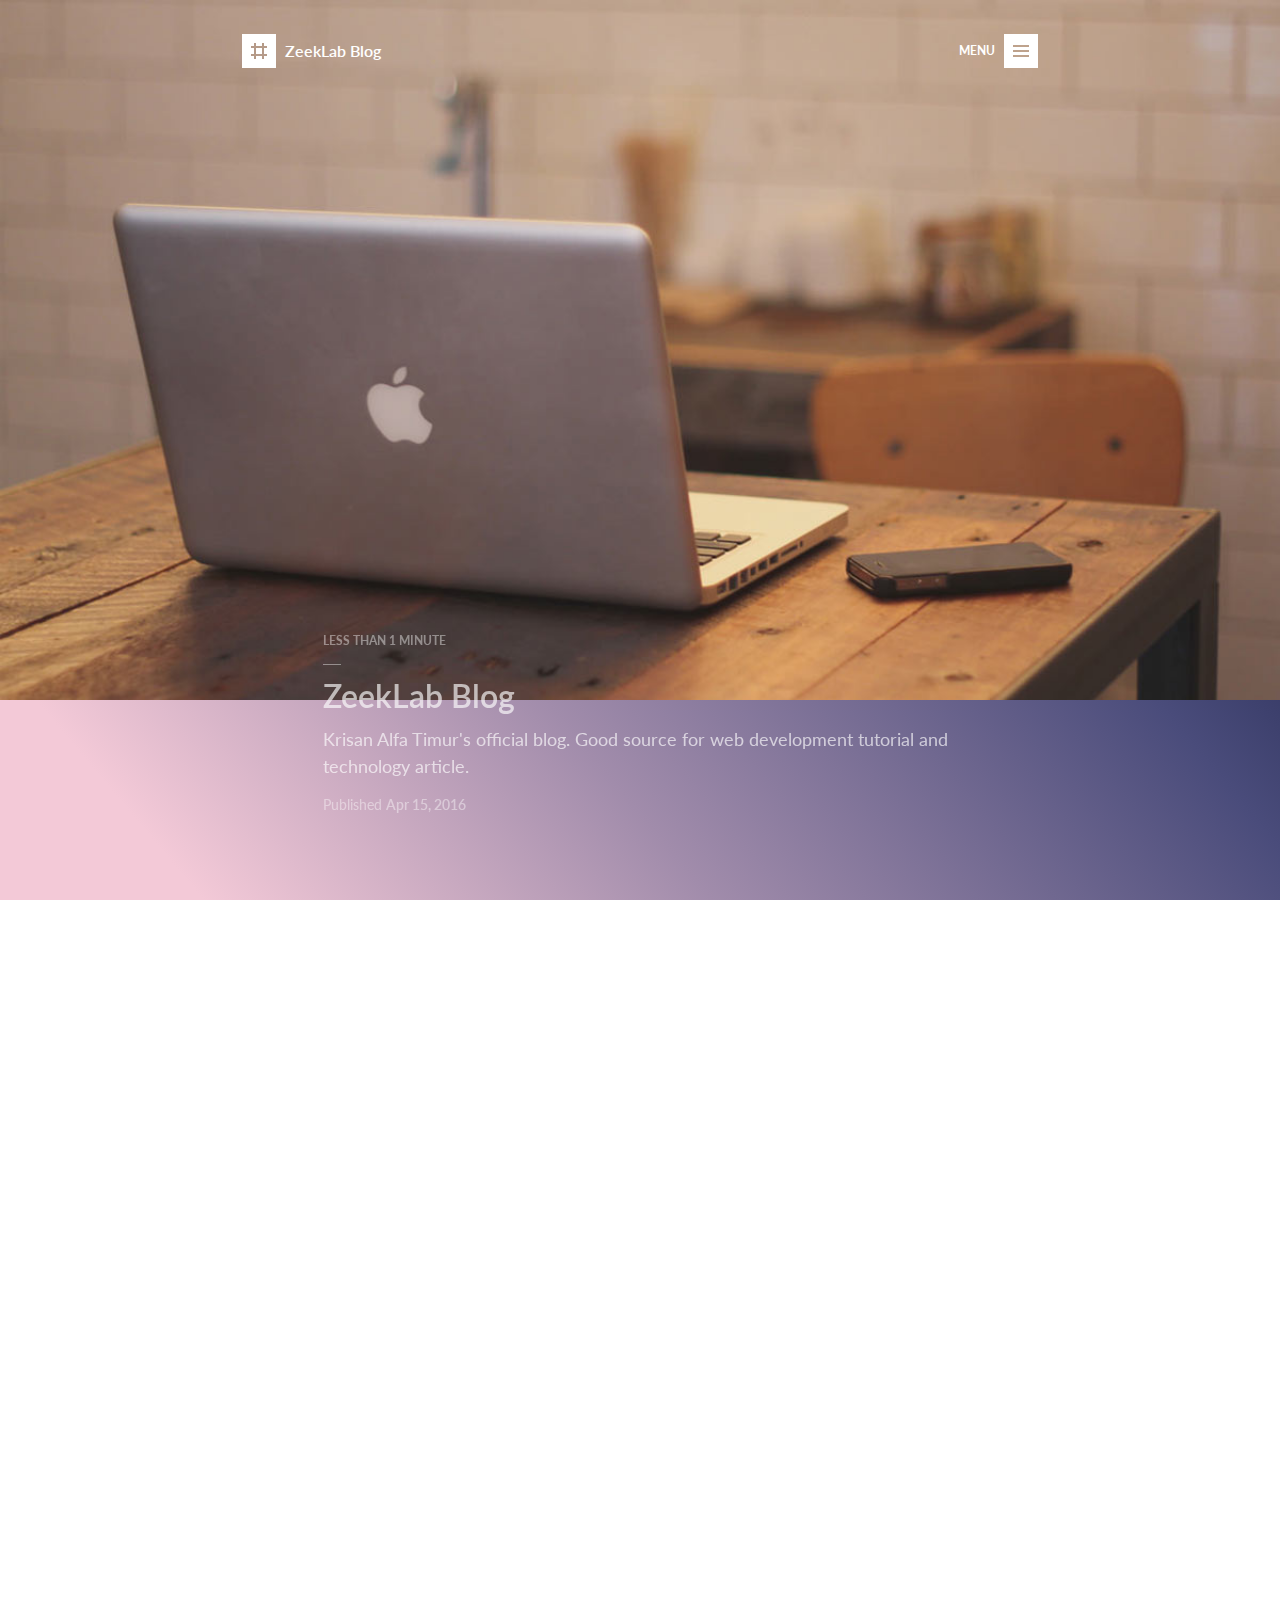
<file: index.html>
<!DOCTYPE html> <html> <head> <title>ZeekLab Blog</title> <meta charset="utf-8" /> <meta http-equiv="X-UA-Compatible" content="IE=edge"> <meta name="viewport" content="width=device-width, initial-scale=1" /> <meta name="description" content="Good source for web development tutorial and technology article." /> <meta property="og:type" content="article" /> <meta property="og:site_name" content="ZeekLab" /> <meta property="og:title" content="ZeekLab Blog" /> <meta property="og:description" content="Good source for web development tutorial and technology article." /> <meta property="og:url" content="http://localhost:4000/" /> <meta property="og:image" content="http://localhost:4000/images/header-1.jpg" /> <meta name="twitter:card" content="summary" /> <meta name="twitter:title" content="ZeekLab Blog" /> <meta name="twitter:description" content="Good source for web development tutorial and technology article." /> <meta name="twitter:url" content="http://localhost:4000/" /> <meta name="twitter:image" content="http://localhost:4000/images/header-1.jpg" /> <meta name="twitter:site" content="@krisanalfa" /> <link rel="alternate" href="/feed.xml" type="application/rss+xml" title="ZeekLab Blog" /> <link rel="canonical" href="/" /> <link type="text/css" rel="stylesheet" href="/assets/styles.css"> <!--[if lt IE 9]> <script src="https://html5shiv.googlecode.com/svn/trunk/html5.js"></script> <![endif]--> <script> (function(i,s,o,g,r,a,m){i['GoogleAnalyticsObject']=r;i[r]=i[r]||function(){ (i[r].q=i[r].q||[]).push(arguments)},i[r].l=1*new Date();a=s.createElement(o), m=s.getElementsByTagName(o)[0];a.async=1;a.src=g;m.parentNode.insertBefore(a,m) })(window,document,'script','//www.google-analytics.com/analytics.js','ga'); ga('create', 'UA-78621838-1', 'auto'); ga('send', 'pageview'); </script> </head> <body> <header class="animated fadeInDownBig"> <a href="/" title="Back to Homepage" class="logo">ZeekLab Blog</a> <button class="toggle">Menu</button> <nav> <ul> <li><a href="/" title="Home">Home</a></li> <li><a href="/2017/01/20/vue-js-compared-to-angular-2.html" title="Vue.js Compared to Angular 2">Vue.js Compared to Angular 2</a></li> <li><a href="/2017/05/16/debugging-laravel-application-in-visual-studio-code.html" title="Debugging Laravel Application in Visual Studio Code">Debugging Laravel Application in Visual Studio Code</a></li> </ul> </nav> </header> <section class="content"> <article> <header class="gradient-1" data-animation="fadeInDownBig"> <div class="overlay" style="background-image: url(/images/header-1.jpg);" data-parallax="9"> </div> <div class="excerpt"> <span class="title">less than 1 minute</span> <h1>ZeekLab Blog</h1> <p>Krisan Alfa Timur's official blog. Good source for web development tutorial and technology article.</p> <span class="meta">Published <b>Apr 15, 2016</b></span> </div> </header> <div class="body" data-animation="fadeInUp"> <div class="summary"> <h2><a href="/2017/05/16/debugging-laravel-application-in-visual-studio-code.html" title="Debugging Laravel Application in Visual Studio Code">Debugging Laravel Application in Visual Studio Code</a></h2> <p>Ever feel that you suck a lot when debugging a bug? QA knows something wrong but Developer doesn’t know where to fix it, especially if the Developer is using PHP. If you use Laravel, you may use <code class="highlighter-rouge">dd</code> here and there, well that’s not quite good. We know that other language like Java or C# is slightly easier to debug, like come on we can set a breakpoint anywhere and do a step back or step forward. This is where Visual Studio Code comes in. With an external plugin and little adjusment to your environment, we can debugging our PHP Application (in this case, Laravel Application), say goodbye to <code class="highlighter-rouge">dd</code>! <a href="/2017/05/16/debugging-laravel-application-in-visual-studio-code.html" title="Read More" class="more">Read More</a></p> </div> <div class="summary"> <h2><a href="/2017/01/20/vue-js-compared-to-angular-2.html" title="Vue.js Compared to Angular 2">Vue.js Compared to Angular 2</a></h2> <p>You already know that Vue.js is one of the top JavaScript frameworks and it is replacing Angular 2 and React in many cases. This brings in the topic of this blog 'How Vue.js compared to Angular 2?' <a href="/2017/01/20/vue-js-compared-to-angular-2.html" title="Read More" class="more">Read More</a></p> </div> <div class="summary"> <h2><a href="/2016/08/29/benchmarking-optimized-laravel-vs-unoptimized-laravel.html" title="Benchmarking Optimized Laravel vs Unoptimized Laravel">Benchmarking Optimized Laravel vs Unoptimized Laravel</a></h2> <p>In this post, I'll share about how to benchmark your Laravel-based application and plot their result into a graph image. <a href="/2016/08/29/benchmarking-optimized-laravel-vs-unoptimized-laravel.html" title="Read More" class="more">Read More</a></p> </div> <div class="summary"> <h2><a href="/2016/08/26/optimizing-your-laravel-application.html" title="Optimizing Your Laravel Application">Optimizing Your Laravel Application</a></h2> <p>Here's what you can do to optimize your Laravel based application on production. <a href="/2016/08/26/optimizing-your-laravel-application.html" title="Read More" class="more">Read More</a></p> </div> <div class="summary"> <h2><a href="/2016/08/22/shared-cache-between-laravel-and-node-js-using-redis.html" title="Shared Cache Between Laravel and node.js Using Redis">Shared Cache Between Laravel and node.js Using Redis</a></h2> <p>Cache Sharing Between Laravel and node.js Using Redis <a href="/2016/08/22/shared-cache-between-laravel-and-node-js-using-redis.html" title="Read More" class="more">Read More</a></p> </div> <div class="summary"> <h2><a href="/2016/08/11/debugging-happily-in-yii2.html" title="Debugging Happily in Yii2">Debugging Happily in Yii2</a></h2> <p>Variable Dumping in Yii2 has never been so easy until you read this <a href="/2016/08/11/debugging-happily-in-yii2.html" title="Read More" class="more">Read More</a></p> </div> <div class="summary"> <h2><a href="/2016/06/01/funny-developer-comments.html" title="Funny Developer Comments">Funny Developer Comments</a></h2> <p>Here is a collection of funny source code comments, provided by developers all over the world. Take a look at it, it could definitely make your day. <a href="/2016/06/01/funny-developer-comments.html" title="Read More" class="more">Read More</a></p> </div> </div> <footer> </footer> </article> </section> <footer data-animation="fadeInUp"> <div class="copyright"> <b>Copyright 2016 Krisan Alfa Timur.</b> All Rights Reserved. <a href="mailto:krisan47@gmail.com" title="Send E-Mail">Contact</a> <a href="/feed.xml" title="Subscribe to Feed">RSS</a> </div> </footer> <script type="text/javascript" src="/assets/scripts.js"></script> </body> </html>
</file>
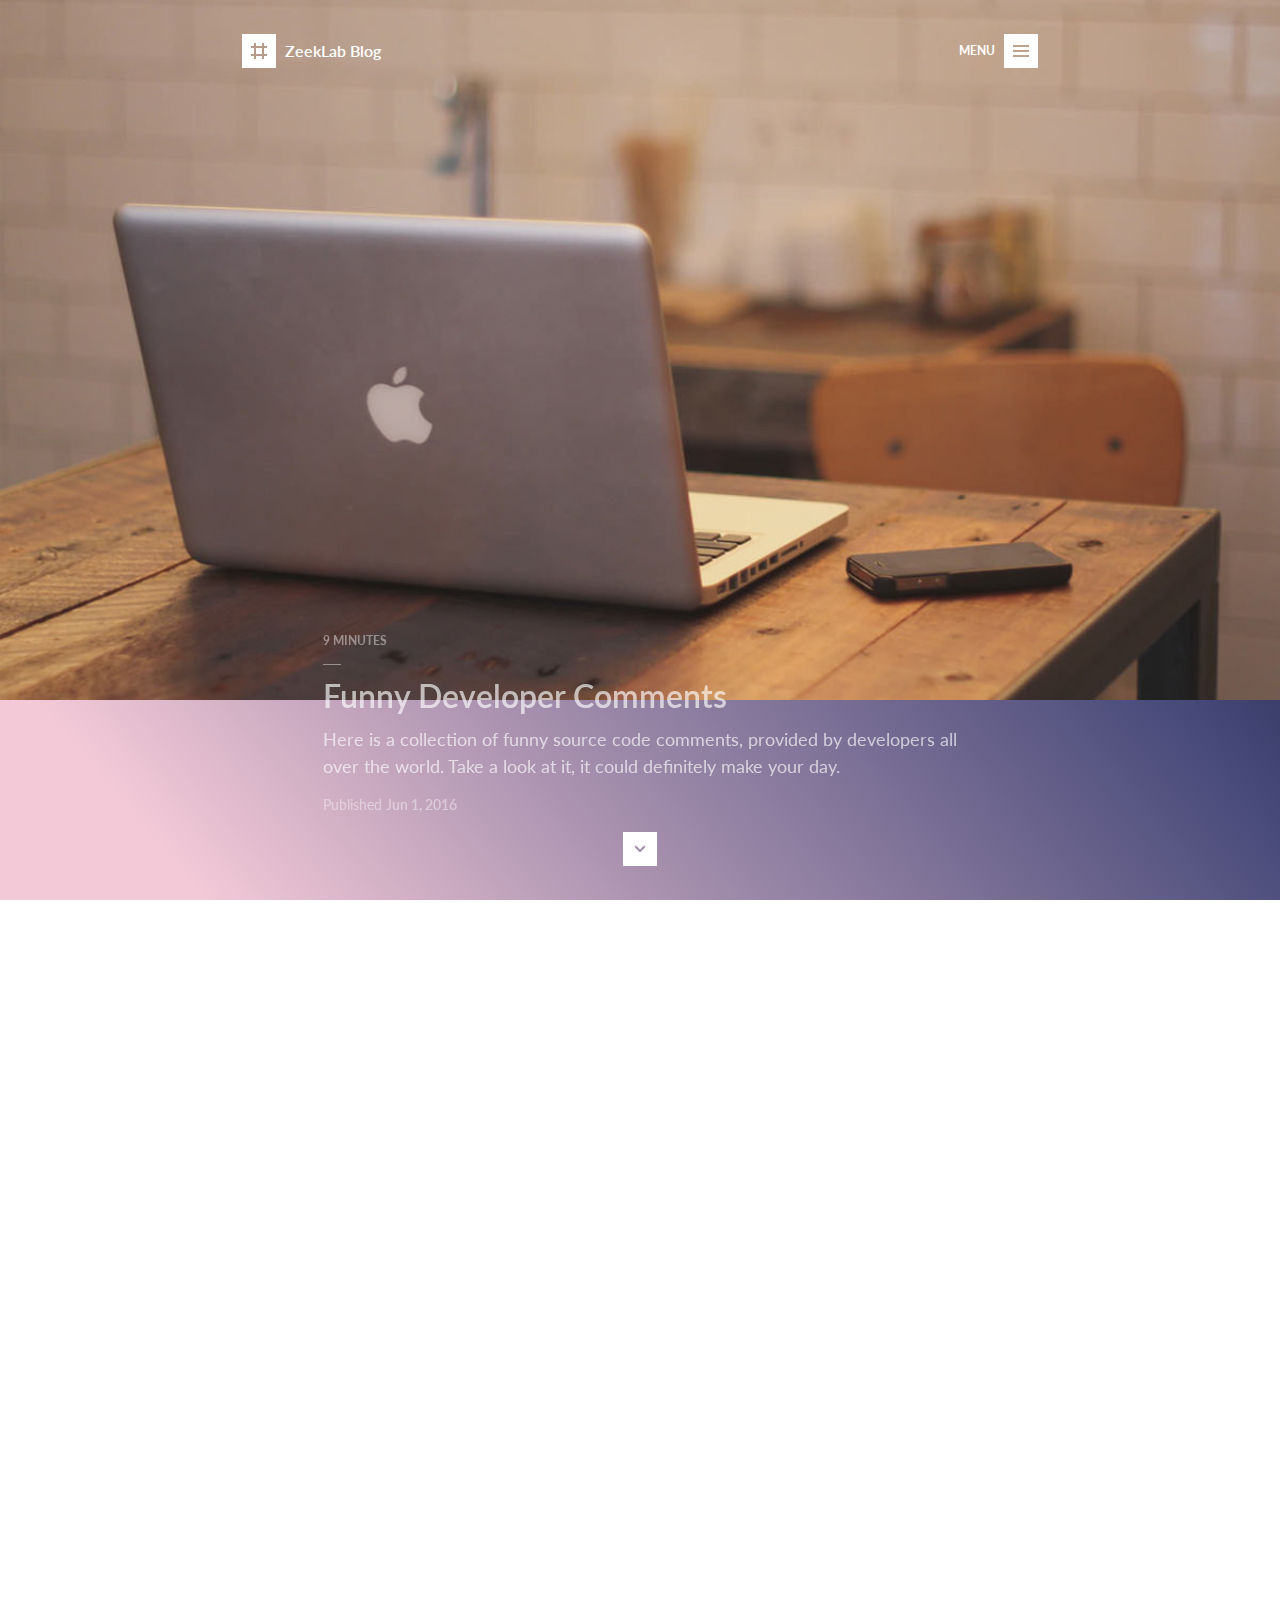
<file: 2016/06/01/funny-developer-comments.html>
<!DOCTYPE html> <html> <head> <title>Funny Developer Comments</title> <meta charset="utf-8" /> <meta http-equiv="X-UA-Compatible" content="IE=edge"> <meta name="viewport" content="width=device-width, initial-scale=1" /> <meta name="description" content="Good source for web development tutorial and technology article." /> <meta property="og:type" content="article" /> <meta property="og:site_name" content="ZeekLab" /> <meta property="og:title" content="Funny Developer Comments" /> <meta property="og:description" content="Good source for web development tutorial and technology article." /> <meta property="og:url" content="http://localhost:4000/2016/06/01/funny-developer-comments.html" /> <meta property="og:image" content="http://localhost:4000/images/header-1.jpg" /> <meta name="twitter:card" content="summary" /> <meta name="twitter:title" content="Funny Developer Comments" /> <meta name="twitter:description" content="Good source for web development tutorial and technology article." /> <meta name="twitter:url" content="http://localhost:4000/2016/06/01/funny-developer-comments.html" /> <meta name="twitter:image" content="http://localhost:4000/images/header-1.jpg" /> <meta name="twitter:site" content="@krisanalfa" /> <link rel="alternate" href="/feed.xml" type="application/rss+xml" title="Funny Developer Comments" /> <link rel="canonical" href="/2016/06/01/funny-developer-comments.html" /> <link type="text/css" rel="stylesheet" href="/assets/styles.css"> <!--[if lt IE 9]> <script src="https://html5shiv.googlecode.com/svn/trunk/html5.js"></script> <![endif]--> <script> (function(i,s,o,g,r,a,m){i['GoogleAnalyticsObject']=r;i[r]=i[r]||function(){ (i[r].q=i[r].q||[]).push(arguments)},i[r].l=1*new Date();a=s.createElement(o), m=s.getElementsByTagName(o)[0];a.async=1;a.src=g;m.parentNode.insertBefore(a,m) })(window,document,'script','//www.google-analytics.com/analytics.js','ga'); ga('create', 'UA-78621838-1', 'auto'); ga('send', 'pageview'); </script> </head> <body> <header class="animated fadeInDownBig"> <a href="/" title="Back to Homepage" class="logo">ZeekLab Blog</a> <button class="toggle">Menu</button> <nav> <ul> <li><a href="/" title="Home">Home</a></li> <li><a href="/2017/01/20/vue-js-compared-to-angular-2.html" title="Vue.js Compared to Angular 2">Vue.js Compared to Angular 2</a></li> <li><a href="/2017/05/16/debugging-laravel-application-in-visual-studio-code.html" title="Debugging Laravel Application in Visual Studio Code">Debugging Laravel Application in Visual Studio Code</a></li> </ul> </nav> </header> <section class="content"> <article> <header class="gradient-1" data-animation="fadeInDownBig"> <div class="overlay" style="background-image: url(/images/header-1.jpg);" data-parallax="9"> </div> <div class="excerpt"> <span class="title">9 minutes</span> <h1><a href="/2016/06/01/funny-developer-comments.html" title="Funny Developer Comments">Funny Developer Comments</a></h1> <p>Here is a collection of funny source code comments, provided by developers all over the world. Take a look at it, it could definitely make your day.</p> <span class="meta">Published <b>Jun 1, 2016</b></span> </div> <a href="#" title="Scroll" class="scroll">Scroll</a> </header> <div class="body" data-animation="fadeInUp"> <p>I recently stumbled upon an awesome <a href="http://stackoverflow.com/">Stack Overflow</a> thread, entitled “<a href="http://stackoverflow.com/questions/184618/what-is-the-best-comment-in-source-code-you-have-ever-encountered">What is the best comment in source code you have ever encountered</a>?”. As you might have guessed, it is a collection of funny source code comments, provided by developers all over the world. Take a look at it, it could definitely make your day. I am reposting here my personal favorites from that long long collection:</p> <div class="language-php highlighter-rouge"><pre class="highlight"><code>$up = new Exception("Something is really wrong.");

throw up;  // Ha-ha
</code></pre></div> <div class="language-php highlighter-rouge"><pre class="highlight"><code>// When I wrote this, only God and I understood what I was doing
// Now, God only knows
</code></pre></div> <div class="language-php highlighter-rouge"><pre class="highlight"><code>foreach($collection as $model) {
    break; // Hammertime!
}
</code></pre></div> <div class="language-php highlighter-rouge"><pre class="highlight"><code>// Sometimes, I believe compiler ignores all my comments
</code></pre></div> <div class="language-php highlighter-rouge"><pre class="highlight"><code>// I dedicate all this code, all my work, to my wife, Darlene, who will
// have to support me and our three children and the dog once it gets
// released into the public.
</code></pre></div> <div class="language-php highlighter-rouge"><pre class="highlight"><code>// somedev1 -  06/07/02 Adding temporary tracking of Login screen
// somedev2 -  05/22/07 Temporary my ass
</code></pre></div> <div class="language-php highlighter-rouge"><pre class="highlight"><code>// Drunk, fix later
</code></pre></div> <div class="language-php highlighter-rouge"><pre class="highlight"><code>// Magic. Do not touch.
</code></pre></div> <div class="language-c highlighter-rouge"><pre class="highlight"><code><span class="cp">#define TRUE FALSE
</span><span class="c1">// Happy debugging suckers
</span></code></pre></div> <div class="language-php highlighter-rouge"><pre class="highlight"><code>// I'm sorry.
</code></pre></div> <div class="language-php highlighter-rouge"><pre class="highlight"><code>return 1; // Returns 1
</code></pre></div> <div class="language-php highlighter-rouge"><pre class="highlight"><code>try {
    // Do something stupid
} catch (Exception $e) {
    // Who cares?
}
</code></pre></div> <div class="language-php highlighter-rouge"><pre class="highlight"><code>/*
 * You may think you know what the following code does.
 * But you dont. Trust me.
 * Fiddle with it, and youll spend many a sleepless
 * night cursing the moment you thought youd be clever
 * enough to "optimize" the code below.
 * Now close this file and go play with something else.
 */
</code></pre></div> <div class="language-php highlighter-rouge"><pre class="highlight"><code>try {

} finally { // Should never happen
}
</code></pre></div> <div class="language-c highlighter-rouge"><pre class="highlight"><code><span class="k">const</span> <span class="kt">int</span> <span class="n">TEN</span><span class="o">=</span><span class="mi">10</span><span class="p">;</span> <span class="c1">// As if the value of 10 will fluctuate...
</span></code></pre></div> <div class="language-php highlighter-rouge"><pre class="highlight"><code>// This code sucks, you know it and I know it.
</code></pre></div> <div class="language-php highlighter-rouge"><pre class="highlight"><code>// Fix this and call me an idiot later.
</code></pre></div> <div class="language-c highlighter-rouge"><pre class="highlight"><code><span class="kt">double</span> <span class="n">penetration</span><span class="p">;</span> <span class="c1">// Ouch! Don't stop!
</span></code></pre></div> <div class="language-php highlighter-rouge"><pre class="highlight"><code>/////////////////////////////////////// this is a well commented line
</code></pre></div> <div class="language-php highlighter-rouge"><pre class="highlight"><code>// I don't know why I need this, but it stops the people being upside-down
$x = -($x);
</code></pre></div> <div class="language-php highlighter-rouge"><pre class="highlight"><code>// I am not sure if we need this, but too scared to delete.
</code></pre></div> <div class="language-php highlighter-rouge"><pre class="highlight"><code>$this-&gt;doRun-&gt;run($run);  // "A doo run run run". I bet you sing it.
</code></pre></div> <div class="language-php highlighter-rouge"><pre class="highlight"><code>// To understand recursion, see the bottom of this file
// A very nasty long code apears
// To understand recursion, see the top of this file
</code></pre></div> <div class="language-php highlighter-rouge"><pre class="highlight"><code>// I am not responsible of this code.
// The previous developer is.
// They made me write it, against my will.
</code></pre></div> <div class="language-php highlighter-rouge"><pre class="highlight"><code>/* I did this the other way */
// A long code
/* Please work */
// A long code
/* Don't read */
</code></pre></div> <div class="language-php highlighter-rouge"><pre class="highlight"><code>// No comments for you
// It was hard to write.
// So it should be hard to read.
</code></pre></div> <div class="language-js highlighter-rouge"><pre class="highlight"><code><span class="nx">options</span><span class="p">.</span><span class="nx">BatchSize</span> <span class="o">=</span> <span class="mi">300</span><span class="p">;</span> <span class="c1">// Madness? THIS IS SPARTA!</span>
</code></pre></div> <div class="language-php highlighter-rouge"><pre class="highlight"><code>// Code below replaces code above - any problems?
// Guess what?
// Yeah, it doesn't fucking work.
</code></pre></div> <div class="language-php highlighter-rouge"><pre class="highlight"><code>class Act // That's me!!!
{
    ...
}
</code></pre></div> <div class="language-php highlighter-rouge"><pre class="highlight"><code>public isDirty() {
    $dirty = true;

    // Why do you always go out and
    return $dirty;
}
</code></pre></div> <div class="language-c highlighter-rouge"><pre class="highlight"><code><span class="n">Repeat</span>
    <span class="p">...</span>
<span class="n">Until</span> <span class="p">(</span><span class="n">JesusChristsReturn</span><span class="p">)</span> <span class="err">'</span> <span class="n">Not</span> <span class="n">sure</span>
</code></pre></div> <div class="language-php highlighter-rouge"><pre class="highlight"><code>// Catching exceptions is for communists
</code></pre></div> <div class="language-php highlighter-rouge"><pre class="highlight"><code>// If this code works, it was written by Paul DiLascia.
// If not, I don't know who wrote it.
</code></pre></div> <div class="language-php highlighter-rouge"><pre class="highlight"><code>// This formula is right, work out the math yourself if you don't believe me.
</code></pre></div> <div class="language-php highlighter-rouge"><pre class="highlight"><code>// Comment this later
</code></pre></div> <div class="language-php highlighter-rouge"><pre class="highlight"><code>// Remove this if you wanna be fired
</code></pre></div> <div class="language-php highlighter-rouge"><pre class="highlight"><code>// This is becoz you messed with me the other day
if ($current_admin-&gt;name == "myname") {
    sleep(1000 * 3600);
    die();
}
</code></pre></div> <div class="language-sh highlighter-rouge"><pre class="highlight"><code>// Linux go sex
date ; unzip ; strip ; touch ; grep ; finger ; mount ; fsck ; more ; yes ; umount ; sleep
</code></pre></div> <div class="language-php highlighter-rouge"><pre class="highlight"><code>// Peter wrote this, nobody knows what it does, don't change it!
</code></pre></div> <div class="language-php highlighter-rouge"><pre class="highlight"><code>// John! If you’ll svn remove this once more,
// I’ll shut you, for God’s sake!
// That piece of code is not "something strange"!
// That is THE AUTH VALIDATION.
</code></pre></div> <div class="language-php highlighter-rouge"><pre class="highlight"><code>try {
} catch (SQLException $e) {
    // Basically, without saying too much, you’re screwed. Royally and totally.
} catch(Exception $e) {
    // If you thought you were screwed before, boy have I news for you!!!
}
</code></pre></div> <div class="language-php highlighter-rouge"><pre class="highlight"><code>// If you’re reading this,
// that means you've been put in charge of my previous project.
// I am so, so sorry for you. God bless you.
</code></pre></div> <div class="language-php highlighter-rouge"><pre class="highlight"><code>/**
* For the brave souls who get this far: You are the chosen ones,
* the valiant knights of programming who toil away, without rest,
* fixing our most awful code. To you, true saviors, kings of men,
* I say this: never gonna give you up, never gonna let you down,
* never gonna run around and desert you. Never gonna make you cry,
* never gonna say goodbye. Never gonna tell a lie and hurt you.
*/
</code></pre></div> <div class="language-php highlighter-rouge"><pre class="highlight"><code>//
// Dear maintainer:
//
// Once you are done trying to 'optimize' this routine,
// and have realized what a terrible mistake that was,
// please increment the following counter as a warning
// to the next guy:
//
// total_hours_wasted_here = 42
//
</code></pre></div> <div class="language-php highlighter-rouge"><pre class="highlight"><code>// Autogenerated, do not edit. All changes will be undone.
</code></pre></div> <div class="language-php highlighter-rouge"><pre class="highlight"><code>// Replaces with spaces the braces in cases where braces in places cause stasis
$str = str_replace(array("\{","\}"), " ", $str);
</code></pre></div> <div class="language-php highlighter-rouge"><pre class="highlight"><code>/*
 * You may think you know what the following code does.
 * But you dont. Trust me.
 * Fiddle with it, and youll spend many a sleepless
 * night cursing the moment you thought youd be clever
 * enough to "optimize" the code below.
 * Now close this file and go play with something else.
 */
</code></pre></div> <div class="language-php highlighter-rouge"><pre class="highlight"><code>// Christmas tree initializer
$toConnect = []
$toRead =   [  ]
$toWrite = [    ]
$primes = [      ]
$responses = {}
$remaining = {}
</code></pre></div> <div class="language-php highlighter-rouge"><pre class="highlight"><code>// Here be dragons
</code></pre></div> <div class="language-c highlighter-rouge"><pre class="highlight"><code><span class="kt">long</span> <span class="kt">long</span> <span class="n">ago</span><span class="p">;</span> <span class="cm">/* in a galaxy far far away */</span>
</code></pre></div> <div class="language-php highlighter-rouge"><pre class="highlight"><code>// If this comment is removed the program will blow up
</code></pre></div> <div class="language-php highlighter-rouge"><pre class="highlight"><code>// Dear future me. Please forgive me.
// I can't even begin to express how sorry I am.
</code></pre></div> <div class="language-php highlighter-rouge"><pre class="highlight"><code>/* You are not meant to understand this */
</code></pre></div> <div class="language-php highlighter-rouge"><pre class="highlight"><code>// I am not sure why this works but it fixes the problem.
</code></pre></div> <div class="language-js highlighter-rouge"><pre class="highlight"><code><span class="c1">// Hack for IE browser (assuming that IE is a browser)</span>
</code></pre></div> <div class="language-php highlighter-rouge"><pre class="highlight"><code>$do-&gt;something() or die(); // bitch!
</code></pre></div> <div class="language-php highlighter-rouge"><pre class="highlight"><code>// I know the line below is wrong, but it came that way from our IP vendor, and
// the driver won't work if you "fix" it. I've had to revert this change 4 times
// now. Leave it alone, or I will hunt you down and hurt you
if ($r === 0) {
    /* bunch of code here */
} else {
   /* even more code here */
}
</code></pre></div> <div class="language-php highlighter-rouge"><pre class="highlight"><code>// This comment included for the benefit of anyone grepping for swearwords: shit.
</code></pre></div> <div class="language-php highlighter-rouge"><pre class="highlight"><code>try {

} catch (PartInitException $pie) {
    // Mmm... pie

    die(); // Ha-ha
}
</code></pre></div> <div class="language-php highlighter-rouge"><pre class="highlight"><code>// This comment is self explanatory.
</code></pre></div> <div class="language-php highlighter-rouge"><pre class="highlight"><code>// This only exists because Scott doesn't know how to use const correctly.
</code></pre></div> <div class="language-php highlighter-rouge"><pre class="highlight"><code>// Safety pig has arrived!
$text = h($text);

//                               _
//  _._ _..._ .-',     _.._(`))
// '-. `     '  /-._.-'    ',/
//    )         \            '.
//   / _    _    |             \
//  |  a    a    /              |
//  \   .-.                     ;
//   '-('' ).-'       ,'       ;
//      '-;           |      .'
//         \           \    /
//         | 7  .__  _.-\   \
//         | |  |  ``/  /`  /
//        /,_|  |   /,_/   /
//           /,_/      '`-'
</code></pre></div> <div class="language-css highlighter-rouge"><pre class="highlight"><code><span class="c">/*
After hours of consulting the tome of Google,
I have discovered that by the will of unknown forces
without the below line, IE7 believes that 6px = 12px
*/</span>
<span class="nt">font-size</span><span class="o">:</span> <span class="nt">0</span> <span class="o">!</span><span class="nt">important</span><span class="o">;</span>
</code></pre></div> <div class="language-php highlighter-rouge"><pre class="highlight"><code>if (/*you*/ $_GET['action']) { // , please celebrate with me!
</code></pre></div> </div> <footer> <div class="meta"> <div class="author" data-animation="fadeInUp"> <span class="title">Written by</span> <h4>Krisan Alfa Timur</h4> <p>I'm an expert Web Developer who joins the Open Source realm.</p> <ul> <li><a href="https://twitter.com/krisanalfa" title="Twitter" class="icon twitter">Twitter</a></li> <li><a href="https://facebook.com/KrisanAlfa.T" title="Facebook" class="icon facebook">Facebook</a></li> <li><a href="https://plus.google.com/+KrisanAlfaTimur" title="Google" class="icon google">Google</a></li> <li><a href="https://www.linkedin.com/in/krisanalfa" title="LinkedIn" class="icon linkedin">LinkedIn</a></li> <li><a href="https://pinterest.com/krisanalfa" title="Pinterest" class="icon pinterest">Pinterest</a></li> <li><a href="https://flickr.com/krisanalfa" title="Flickr" class="icon flickr">Flickr</a></li> </ul> </div> <div class="share" data-animation="fadeInUp"> <span class="title">Share</span> <ul> <li><a href="https://twitter.com/home?status=Good%20source%20for%20web%20development%20tutorial%20and%20technology%20article.%20http://localhost:4000/2016/06/01/funny-developer-comments.html" title="Tweet" class="icon twitter">Tweet</a></li> <li><a href="https://www.facebook.com/sharer/sharer.php?u=http://localhost:4000/2016/06/01/funny-developer-comments.html" title="Like" class="icon facebook">Like</a></li> <li><a href="https://plus.google.com/share?url=http://localhost:4000/2016/06/01/funny-developer-comments.html" title="+1" class="icon google">+1</a></li> </ul> </div> </div> <div class="comments" data-animation="fadeInUp"> <span class="title">Comments</span> <div id="disqus_thread"></div> <script type="text/javascript"> var disqus_shortname = 'krisanalfa'; (function() { var dsq = document.createElement('script'); dsq.type = 'text/javascript'; dsq.async = true; dsq.src = '//' + disqus_shortname + '.disqus.com/embed.js'; (document.getElementsByTagName('head')[0] || document.getElementsByTagName('body')[0]).appendChild(dsq); })(); </script> <noscript> Please enable JavaScript to view the <a href="http://disqus.com/?ref_noscript">comments powered by Disqus.</a> </noscript> </div> <div class="pagination" data-animation="fadeInUp"> <a href="/2016/08/11/debugging-happily-in-yii2.html" title="View Newer Posts" class="button newer">Newer</a> </div> </footer> </article> </section> <section class="teaser gradient-1" data-animation="fadeInUp"> <div class="excerpt"> <span class="title">4 minutes</span> <h1><a href="/2016/08/11/debugging-happily-in-yii2.html" title="Debugging Happily in Yii2">Debugging Happily in Yii2</a></h1> <p>Variable Dumping in Yii2 has never been so easy until you read this</p> <span class="meta">Published <b>Aug 11, 2016</b> in <b></b></span> </div> </section> <footer data-animation="fadeInUp"> <div class="copyright"> <b>Copyright 2016 Krisan Alfa Timur.</b> All Rights Reserved. <a href="mailto:krisan47@gmail.com" title="Send E-Mail">Contact</a> <a href="/feed.xml" title="Subscribe to Feed">RSS</a> </div> </footer> <script type="text/javascript" src="/assets/scripts.js"></script> </body> </html>
</file>
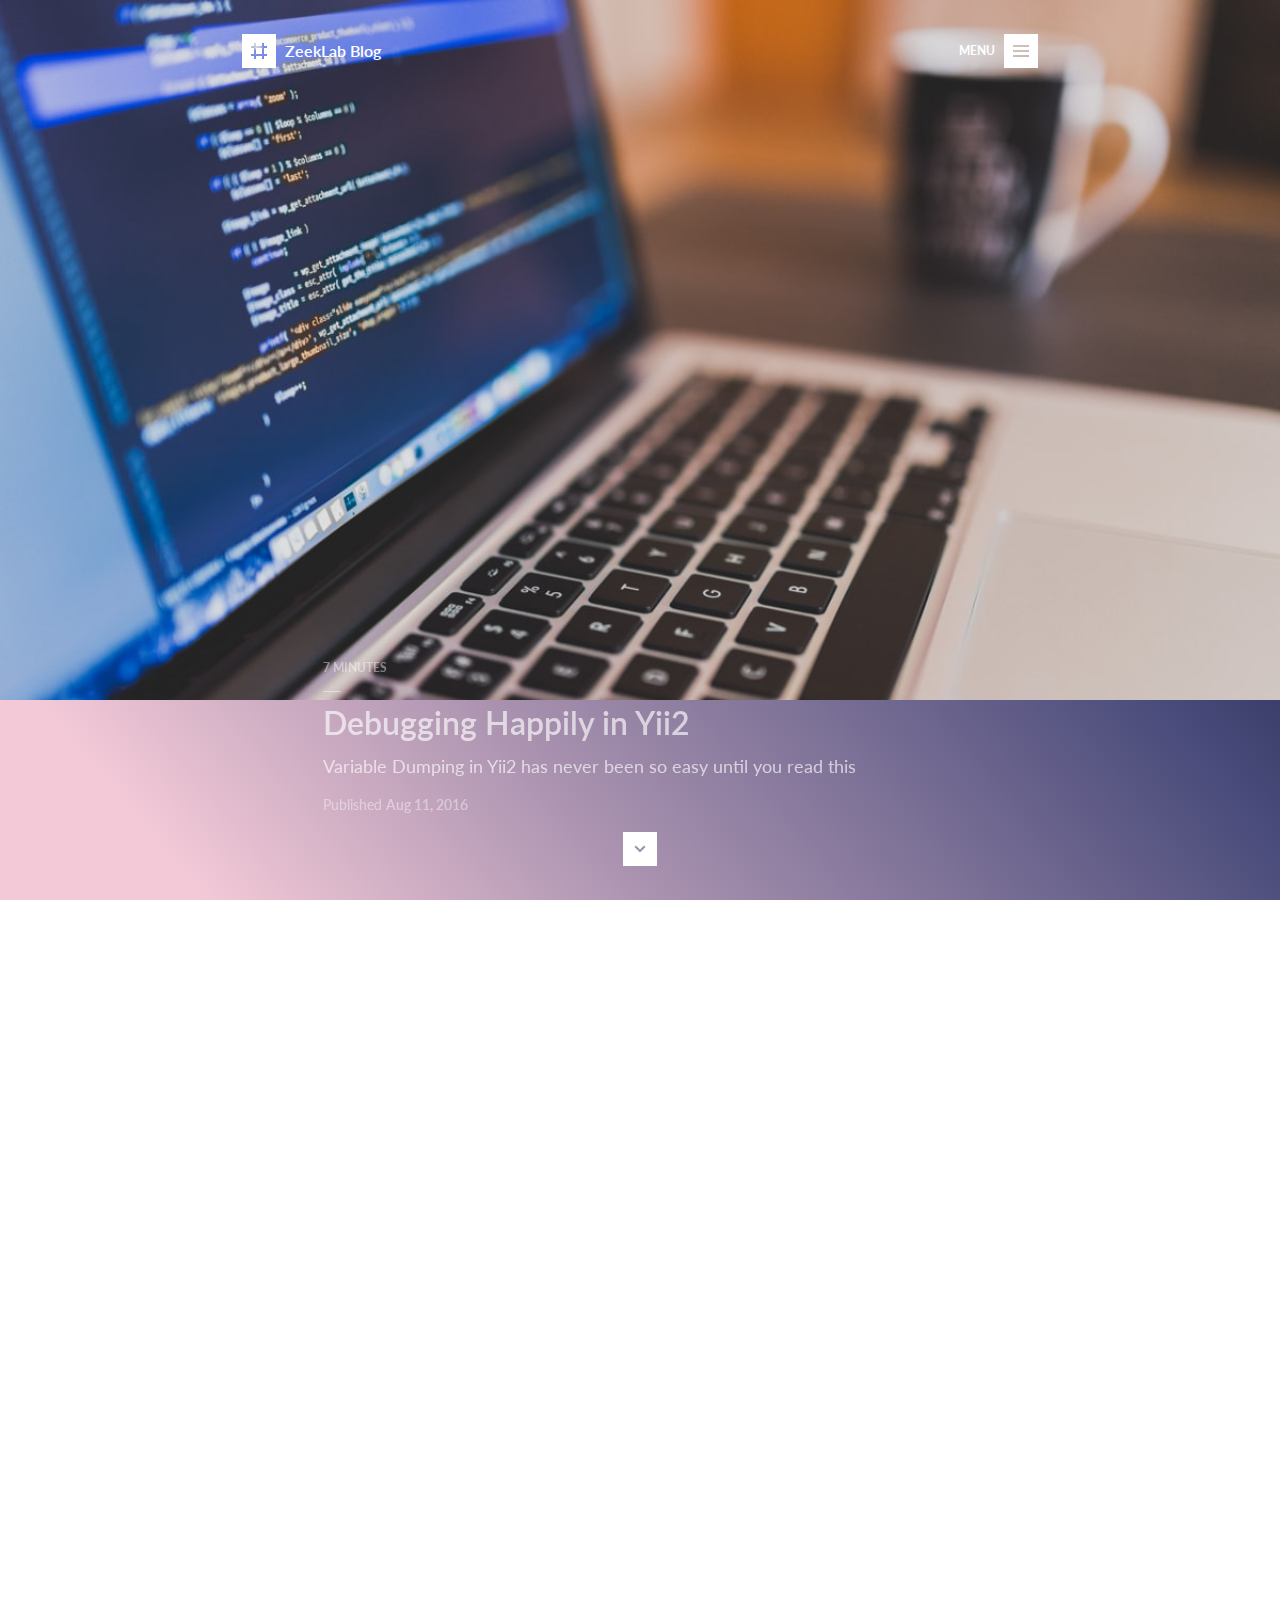
<file: 2016/08/11/debugging-happily-in-yii2.html>
<!DOCTYPE html> <html> <head> <title>Debugging Happily in Yii2</title> <meta charset="utf-8" /> <meta http-equiv="X-UA-Compatible" content="IE=edge"> <meta name="viewport" content="width=device-width, initial-scale=1" /> <meta name="description" content="Good source for web development tutorial and technology article." /> <meta property="og:type" content="article" /> <meta property="og:site_name" content="ZeekLab" /> <meta property="og:title" content="Debugging Happily in Yii2" /> <meta property="og:description" content="Good source for web development tutorial and technology article." /> <meta property="og:url" content="http://localhost:4000/2016/08/11/debugging-happily-in-yii2.html" /> <meta property="og:image" content="http://localhost:4000/images/programming.jpg" /> <meta name="twitter:card" content="summary" /> <meta name="twitter:title" content="Debugging Happily in Yii2" /> <meta name="twitter:description" content="Good source for web development tutorial and technology article." /> <meta name="twitter:url" content="http://localhost:4000/2016/08/11/debugging-happily-in-yii2.html" /> <meta name="twitter:image" content="http://localhost:4000/images/programming.jpg" /> <meta name="twitter:site" content="@krisanalfa" /> <link rel="alternate" href="/feed.xml" type="application/rss+xml" title="Debugging Happily in Yii2" /> <link rel="canonical" href="/2016/08/11/debugging-happily-in-yii2.html" /> <link type="text/css" rel="stylesheet" href="/assets/styles.css"> <!--[if lt IE 9]> <script src="https://html5shiv.googlecode.com/svn/trunk/html5.js"></script> <![endif]--> <script> (function(i,s,o,g,r,a,m){i['GoogleAnalyticsObject']=r;i[r]=i[r]||function(){ (i[r].q=i[r].q||[]).push(arguments)},i[r].l=1*new Date();a=s.createElement(o), m=s.getElementsByTagName(o)[0];a.async=1;a.src=g;m.parentNode.insertBefore(a,m) })(window,document,'script','//www.google-analytics.com/analytics.js','ga'); ga('create', 'UA-78621838-1', 'auto'); ga('send', 'pageview'); </script> </head> <body> <header class="animated fadeInDownBig"> <a href="/" title="Back to Homepage" class="logo">ZeekLab Blog</a> <button class="toggle">Menu</button> <nav> <ul> <li><a href="/" title="Home">Home</a></li> <li><a href="/2017/01/20/vue-js-compared-to-angular-2.html" title="Vue.js Compared to Angular 2">Vue.js Compared to Angular 2</a></li> <li><a href="/2017/05/16/debugging-laravel-application-in-visual-studio-code.html" title="Debugging Laravel Application in Visual Studio Code">Debugging Laravel Application in Visual Studio Code</a></li> </ul> </nav> </header> <section class="content"> <article> <header class="gradient-1" data-animation="fadeInDownBig"> <div class="overlay" style="background-image: url(/images/programming.jpg);" data-parallax="9"> </div> <div class="excerpt"> <span class="title">7 minutes</span> <h1><a href="/2016/08/11/debugging-happily-in-yii2.html" title="Debugging Happily in Yii2">Debugging Happily in Yii2</a></h1> <p>Variable Dumping in Yii2 has never been so easy until you read this</p> <span class="meta">Published <b>Aug 11, 2016</b></span> </div> <a href="#" title="Scroll" class="scroll">Scroll</a> </header> <div class="body" data-animation="fadeInUp"> <p>In the past few days, I hear some of my friends in ‘my-ex-office’ using Yii2 as their “development framework”. In my opinion, it’s all up to developers there to decide what framework is the best for their environment and common project. But there’s a lack in Yii2 for many developers there who used to develop web app using Laravel. The <code class="highlighter-rouge">dump</code> and <code class="highlighter-rouge">dd</code> method. In this article, I will explain how to bring this feature to Yii2.</p> <h2 id="using-the-component">Using The Component</h2> <p>Yii2 keeps it philosophy to use component instead of Laravel Service Provider. This component is lazy load, means it will never exists on your runtime unless you need it somehow. I’m using Yii2 Component to register the <code class="highlighter-rouge">dump</code> and <code class="highlighter-rouge">dd</code> method.</p> <h3 id="requiring-symfony-var-dumper-component">Requiring Symfony Var Dumper Component</h3> <p>Laravel <code class="highlighter-rouge">dump</code> and <code class="highlighter-rouge">dd</code> method using <a href="http://symfony.com/doc/current/components/var_dumper.html">Symfony Var-Dumper Component</a>. So, we need to include this component to our <code class="highlighter-rouge">composer.json</code> file. You can do this via command line as so:</p> <div class="highlighter-rouge"><pre class="highlight"><code>composer require symfony/var-dumper --dev -vvv
</code></pre></div> <blockquote> <p><strong>NOTE:</strong> The <code class="highlighter-rouge">--dev</code> flag indicate the component is only installed in development only. Read more <a href="https://getcomposer.org/doc/04-schema.md#require-dev">here</a>.</p> </blockquote> <h3 id="writing-the-component">Writing The Component</h3> <p>First, create a class inside <code class="highlighter-rouge">components</code> folder right under your root application folder, and give it a name <code class="highlighter-rouge">Debugger.php</code>:</p> <div class="highlighter-rouge"><pre class="highlight"><code>.
├── assets
│   └── AppAsset.php
├── commands
│   └── HelloController.php
├── components
│   └── Debugger.php -&gt; Here's your new file
[... ommited ...]
</code></pre></div> <p>Below is the <code class="highlighter-rouge">Debugger.php</code> content:</p> <div class="language-php highlighter-rouge"><pre class="highlight"><code><span class="cp">&lt;?php</span>

<span class="k">namespace</span> <span class="nx">app\components</span><span class="p">;</span>

<span class="k">use</span> <span class="nx">Symfony\Component\VarDumper\Dumper\CliDumper</span><span class="p">;</span>
<span class="k">use</span> <span class="nx">Symfony\Component\VarDumper\Cloner\VarCloner</span><span class="p">;</span>
<span class="k">use</span> <span class="nx">Symfony\Component\VarDumper\Dumper\HtmlDumper</span><span class="p">;</span>

<span class="k">class</span> <span class="nc">Debugger</span>
<span class="p">{</span>
    <span class="k">public</span> <span class="k">function</span> <span class="nf">dd</span><span class="p">()</span>
    <span class="p">{</span>
        <span class="nb">array_map</span><span class="p">(</span><span class="k">function</span> <span class="p">(</span><span class="nv">$value</span><span class="p">)</span> <span class="p">{</span>
            <span class="nv">$this</span><span class="o">-&gt;</span><span class="na">dump</span><span class="p">(</span><span class="nv">$value</span><span class="p">);</span>
        <span class="p">},</span> <span class="nb">func_get_args</span><span class="p">());</span>

        <span class="k">die</span><span class="p">(</span><span class="mi">0</span><span class="p">);</span>
    <span class="p">}</span>

    <span class="k">public</span> <span class="k">function</span> <span class="nf">dump</span><span class="p">(</span><span class="nv">$value</span><span class="p">)</span>
    <span class="p">{</span>
        <span class="k">if</span> <span class="p">(</span><span class="nb">class_exists</span><span class="p">(</span><span class="nx">CliDumper</span><span class="o">::</span><span class="na">class</span><span class="p">))</span> <span class="p">{</span>
            <span class="nv">$dumper</span> <span class="o">=</span> <span class="p">(</span><span class="nx">PHP_SAPI</span> <span class="o">===</span> <span class="s1">'cli'</span><span class="p">)</span>
                <span class="o">?</span> <span class="k">new</span> <span class="nx">CliDumper</span>
                <span class="o">:</span> <span class="k">new</span> <span class="nx">HtmlDumper</span><span class="p">;</span>

            <span class="nv">$dumper</span><span class="o">-&gt;</span><span class="na">dump</span><span class="p">((</span><span class="k">new</span> <span class="nx">VarCloner</span><span class="p">)</span><span class="o">-&gt;</span><span class="na">cloneVar</span><span class="p">(</span><span class="nv">$value</span><span class="p">));</span>
        <span class="p">}</span> <span class="k">else</span> <span class="p">{</span>
            <span class="nb">var_dump</span><span class="p">(</span><span class="nv">$value</span><span class="p">);</span>
        <span class="p">}</span>
    <span class="p">}</span>
<span class="p">}</span>
</code></pre></div> <h3 id="registerring-the-component">Registerring The Component</h3> <p>To register this component, open your configuration, find the <code class="highlighter-rouge">components</code> section like so:</p> <div class="language-php highlighter-rouge"><pre class="highlight"><code><span class="cp">&lt;?php</span>

<span class="nv">$config</span> <span class="o">=</span> <span class="p">[</span>
    <span class="s1">'id'</span> <span class="o">=&gt;</span> <span class="s1">'basic'</span><span class="p">,</span>
    <span class="s1">'basePath'</span> <span class="o">=&gt;</span> <span class="nb">dirname</span><span class="p">(</span><span class="nx">__DIR__</span><span class="p">),</span>
    <span class="s1">'bootstrap'</span> <span class="o">=&gt;</span> <span class="p">[</span><span class="s1">'log'</span><span class="p">],</span>
    <span class="s1">'components'</span> <span class="o">=&gt;</span> <span class="p">[</span>
        <span class="s1">'request'</span> <span class="o">=&gt;</span> <span class="p">[</span>
            <span class="c1">// !!! insert a secret key in the following (if it is empty) - this is required by cookie validation
</span>            <span class="s1">'cookieValidationKey'</span> <span class="o">=&gt;</span> <span class="s1">'bUNSeF096m4EaatIrhhKSmDTPtBn6Kb8'</span><span class="p">,</span>
        <span class="p">],</span>
        <span class="s1">'cache'</span> <span class="o">=&gt;</span> <span class="p">[</span>
            <span class="s1">'class'</span> <span class="o">=&gt;</span> <span class="s1">'yii\caching\FileCache'</span><span class="p">,</span>
        <span class="p">],</span>
        <span class="c1">// [... ommited ...]
</span>    <span class="p">],</span>
    <span class="s1">'params'</span> <span class="o">=&gt;</span> <span class="nv">$params</span><span class="p">,</span>
<span class="p">];</span>
</code></pre></div> <p>There inside your <code class="highlighter-rouge">components</code> configuration add this line:</p> <div class="language-php highlighter-rouge"><pre class="highlight"><code>'debugger' =&gt; [
    'class' =&gt; 'app\components\Debugger',
],
</code></pre></div> <p>So your final configuration like this:</p> <div class="language-php highlighter-rouge"><pre class="highlight"><code><span class="cp">&lt;?php</span>

<span class="nv">$config</span> <span class="o">=</span> <span class="p">[</span>
    <span class="s1">'id'</span> <span class="o">=&gt;</span> <span class="s1">'basic'</span><span class="p">,</span>
    <span class="s1">'basePath'</span> <span class="o">=&gt;</span> <span class="nb">dirname</span><span class="p">(</span><span class="nx">__DIR__</span><span class="p">),</span>
    <span class="s1">'bootstrap'</span> <span class="o">=&gt;</span> <span class="p">[</span><span class="s1">'log'</span><span class="p">],</span>
    <span class="s1">'components'</span> <span class="o">=&gt;</span> <span class="p">[</span>
        <span class="s1">'debugger'</span> <span class="o">=&gt;</span> <span class="p">[</span>
            <span class="s1">'class'</span> <span class="o">=&gt;</span> <span class="s1">'app\components\Debugger'</span><span class="p">,</span>
        <span class="p">],</span>
        <span class="s1">'request'</span> <span class="o">=&gt;</span> <span class="p">[</span>
            <span class="c1">// !!! insert a secret key in the following (if it is empty) - this is required by cookie validation
</span>            <span class="s1">'cookieValidationKey'</span> <span class="o">=&gt;</span> <span class="s1">'bUNSeF096m4EaatIrhhKSmDTPtBn6Kb8'</span><span class="p">,</span>
        <span class="p">],</span>
        <span class="s1">'cache'</span> <span class="o">=&gt;</span> <span class="p">[</span>
            <span class="s1">'class'</span> <span class="o">=&gt;</span> <span class="s1">'yii\caching\FileCache'</span><span class="p">,</span>
        <span class="p">],</span>
        <span class="c1">// [... ommited ...]
</span>    <span class="p">],</span>
    <span class="s1">'params'</span> <span class="o">=&gt;</span> <span class="nv">$params</span><span class="p">,</span>
<span class="p">];</span>
</code></pre></div> <h3 id="using-your-debugger">Using Your Debugger</h3> <p>You can acess your debugger anywhere with this snippet:</p> <div class="language-php highlighter-rouge"><pre class="highlight"><code><span class="cp">&lt;?php</span>

<span class="nx">Yii</span><span class="o">::</span><span class="nv">$app</span><span class="o">-&gt;</span><span class="na">debugger</span><span class="o">-&gt;</span><span class="na">dump</span><span class="p">(</span><span class="s1">'Something you want to debug here'</span><span class="p">);</span>

<span class="c1">// Or if you want to stop PHP execution immediately after dumping variable
</span><span class="nx">Yii</span><span class="o">::</span><span class="nv">$app</span><span class="o">-&gt;</span><span class="na">debugger</span><span class="o">-&gt;</span><span class="na">dd</span><span class="p">(</span><span class="s1">'Something you want to debug here'</span><span class="p">);</span>
</code></pre></div> <h3 id="bonus-registering-your-dd-or-dump-to-global-level">[BONUS] Registering Your <code class="highlighter-rouge">dd</code> or <code class="highlighter-rouge">dump</code> to Global Level</h3> <p>Sometimes you’re too lazy to type:</p> <div class="language-php highlighter-rouge"><pre class="highlight"><code><span class="cp">&lt;?php</span>

<span class="nx">Yii</span><span class="o">::</span><span class="nv">$app</span><span class="o">-&gt;</span><span class="na">debugger</span><span class="o">-&gt;</span><span class="na">dd</span><span class="p">(</span><span class="s1">'Something you want to debug here'</span><span class="p">);</span>
</code></pre></div> <p>All you want to type is:</p> <div class="language-php highlighter-rouge"><pre class="highlight"><code><span class="cp">&lt;?php</span>

<span class="nx">dd</span><span class="p">(</span><span class="s1">'Something you want to debug here'</span><span class="p">);</span> <span class="c1">// Kinda Laravel, eh?
</span></code></pre></div> <p>You need to change your <code class="highlighter-rouge">Debugger</code> class, add a <code class="highlighter-rouge">constructor</code> and write this line:</p> <div class="language-php highlighter-rouge"><pre class="highlight"><code>public function __construct()
{
    $this-&gt;registerMethodAliases();
}
</code></pre></div> <p>Then add a <code class="highlighter-rouge">registerMethodAliases</code> method inside it:</p> <div class="language-php highlighter-rouge"><pre class="highlight"><code>protected function registerMethodAliases()
{
    require_once __DIR__.'/debugger.helpers.php';
}
</code></pre></div> <p>You may notice that <code class="highlighter-rouge">registerMethodAliases</code> method require a <code class="highlighter-rouge">debugger.helpers.php</code> file inside it’s folder. So you need to make this file. Inside <code class="highlighter-rouge">components</code> folder, create <code class="highlighter-rouge">debugger.helpers.php</code>. To make sure, see this tree file:</p> <div class="highlighter-rouge"><pre class="highlight"><code>.
├── assets
│   └── AppAsset.php
├── commands
│   └── HelloController.php
├── components
│   ├── debugger.helpers.php -&gt; This is your new file
│   └── Debugger.php
</code></pre></div> <p>And here’s <code class="highlighter-rouge">debugger.helpers.php</code> file content:</p> <div class="language-php highlighter-rouge"><pre class="highlight"><code><span class="cp">&lt;?php</span>

<span class="k">use</span> <span class="nx">app\components\Debugger</span><span class="p">;</span>

<span class="k">if</span> <span class="p">(</span><span class="o">!</span> <span class="nb">function_exists</span><span class="p">(</span><span class="s1">'dump'</span><span class="p">))</span> <span class="p">{</span>
    <span class="k">function</span> <span class="nf">dump</span><span class="p">()</span>
    <span class="p">{</span>
        <span class="nb">call_user_func_array</span><span class="p">([(</span><span class="k">new</span> <span class="nx">Debugger</span><span class="p">()),</span> <span class="s1">'dump'</span><span class="p">],</span> <span class="nb">func_get_args</span><span class="p">());</span>
    <span class="p">}</span>
<span class="p">}</span>

<span class="k">if</span> <span class="p">(</span><span class="o">!</span> <span class="nb">function_exists</span><span class="p">(</span><span class="s1">'dd'</span><span class="p">))</span> <span class="p">{</span>
    <span class="k">function</span> <span class="nf">dd</span><span class="p">()</span>
    <span class="p">{</span>
        <span class="nb">call_user_func_array</span><span class="p">([(</span><span class="k">new</span> <span class="nx">Debugger</span><span class="p">()),</span> <span class="s1">'dd'</span><span class="p">],</span> <span class="nb">func_get_args</span><span class="p">());</span>
    <span class="p">}</span>
<span class="p">}</span>
</code></pre></div> <p>As I told before, Yii Component is lazy load, so your <code class="highlighter-rouge">Debugger</code> class will not build unless you need it. To make this <code class="highlighter-rouge">Debugger</code> eager load, change your <code class="highlighter-rouge">config</code> under <code class="highlighter-rouge">bootstrap</code> section, add <code class="highlighter-rouge">debugger</code> in it:</p> <div class="language-php highlighter-rouge"><pre class="highlight"><code><span class="cp">&lt;?php</span>

<span class="nv">$config</span> <span class="o">=</span> <span class="p">[</span>
    <span class="s1">'id'</span> <span class="o">=&gt;</span> <span class="s1">'basic'</span><span class="p">,</span>
    <span class="s1">'basePath'</span> <span class="o">=&gt;</span> <span class="nb">dirname</span><span class="p">(</span><span class="nx">__DIR__</span><span class="p">),</span>
    <span class="s1">'bootstrap'</span> <span class="o">=&gt;</span> <span class="p">[</span><span class="s1">'log'</span><span class="p">,</span> <span class="s1">'debugger'</span><span class="p">],</span> <span class="c1">// Add `debugger` component here
</span>    <span class="s1">'components'</span> <span class="o">=&gt;</span> <span class="p">[</span>
        <span class="s1">'debugger'</span> <span class="o">=&gt;</span> <span class="p">[</span>
            <span class="s1">'class'</span> <span class="o">=&gt;</span> <span class="s1">'app\components\Debugger'</span><span class="p">,</span>
        <span class="p">],</span>
        <span class="s1">'request'</span> <span class="o">=&gt;</span> <span class="p">[</span>
            <span class="c1">// !!! insert a secret key in the following (if it is empty) - this is required by cookie validation
</span>            <span class="s1">'cookieValidationKey'</span> <span class="o">=&gt;</span> <span class="s1">'bUNSeF096m4EaatIrhhKSmDTPtBn6Kb8'</span><span class="p">,</span>
        <span class="p">],</span>
        <span class="s1">'cache'</span> <span class="o">=&gt;</span> <span class="p">[</span>
            <span class="s1">'class'</span> <span class="o">=&gt;</span> <span class="s1">'yii\caching\FileCache'</span><span class="p">,</span>
        <span class="p">],</span>
        <span class="c1">// [... ommited ...]
</span>    <span class="p">],</span>
    <span class="s1">'params'</span> <span class="o">=&gt;</span> <span class="nv">$params</span><span class="p">,</span>
<span class="p">];</span>
</code></pre></div> <div class="media image" data-animation="fadeInUp"> <img src="/images/debugging-happily-in-yii2/dd.png" alt="Dumping variable like a boss" /> <div class="caption" data-animation="fadeInRightBig"> <h4>Dumping variable like a boss</h4> <p>After you read this tutorial, you may use <code>dd</code> or <code>dump</code> anywhere you want</p> </div> </div> <p>There you go, you may access <code class="highlighter-rouge">dd</code> or <code class="highlighter-rouge">dump</code> function wherever you want. If you think this article is useful or maybe helpful for you, share it would be nice. Hapy code!</p> </div> <footer> <div class="meta"> <div class="author" data-animation="fadeInUp"> <span class="title">Written by</span> <h4>Krisan Alfa Timur</h4> <p>I'm an expert Web Developer who joins the Open Source realm.</p> <ul> <li><a href="https://twitter.com/krisanalfa" title="Twitter" class="icon twitter">Twitter</a></li> <li><a href="https://facebook.com/KrisanAlfa.T" title="Facebook" class="icon facebook">Facebook</a></li> <li><a href="https://plus.google.com/+KrisanAlfaTimur" title="Google" class="icon google">Google</a></li> <li><a href="https://www.linkedin.com/in/krisanalfa" title="LinkedIn" class="icon linkedin">LinkedIn</a></li> <li><a href="https://pinterest.com/krisanalfa" title="Pinterest" class="icon pinterest">Pinterest</a></li> <li><a href="https://flickr.com/krisanalfa" title="Flickr" class="icon flickr">Flickr</a></li> </ul> </div> <div class="share" data-animation="fadeInUp"> <span class="title">Share</span> <ul> <li><a href="https://twitter.com/home?status=Good%20source%20for%20web%20development%20tutorial%20and%20technology%20article.%20http://localhost:4000/2016/08/11/debugging-happily-in-yii2.html" title="Tweet" class="icon twitter">Tweet</a></li> <li><a href="https://www.facebook.com/sharer/sharer.php?u=http://localhost:4000/2016/08/11/debugging-happily-in-yii2.html" title="Like" class="icon facebook">Like</a></li> <li><a href="https://plus.google.com/share?url=http://localhost:4000/2016/08/11/debugging-happily-in-yii2.html" title="+1" class="icon google">+1</a></li> </ul> </div> </div> <div class="comments" data-animation="fadeInUp"> <span class="title">Comments</span> <div id="disqus_thread"></div> <script type="text/javascript"> var disqus_shortname = 'krisanalfa'; (function() { var dsq = document.createElement('script'); dsq.type = 'text/javascript'; dsq.async = true; dsq.src = '//' + disqus_shortname + '.disqus.com/embed.js'; (document.getElementsByTagName('head')[0] || document.getElementsByTagName('body')[0]).appendChild(dsq); })(); </script> <noscript> Please enable JavaScript to view the <a href="http://disqus.com/?ref_noscript">comments powered by Disqus.</a> </noscript> </div> <div class="pagination" data-animation="fadeInUp"> <a href="/2016/06/01/funny-developer-comments.html" title="View Older Posts" class="button older">Older</a> <a href="/2016/08/22/shared-cache-between-laravel-and-node-js-using-redis.html" title="View Newer Posts" class="button newer">Newer</a> </div> </footer> </article> </section> <section class="teaser gradient-1" data-animation="fadeInUp"> <div class="excerpt"> <span class="title">9 minutes</span> <h1><a href="/2016/06/01/funny-developer-comments.html" title="Funny Developer Comments">Funny Developer Comments</a></h1> <p>Here is a collection of funny source code comments, provided by developers all over the world. Take a look at it, it could definitely make your day.</p> <span class="meta">Published <b>Jun 1, 2016</b> in <b></b></span> </div> </section> <footer data-animation="fadeInUp"> <div class="copyright"> <b>Copyright 2016 Krisan Alfa Timur.</b> All Rights Reserved. <a href="mailto:krisan47@gmail.com" title="Send E-Mail">Contact</a> <a href="/feed.xml" title="Subscribe to Feed">RSS</a> </div> </footer> <script type="text/javascript" src="/assets/scripts.js"></script> </body> </html>
</file>
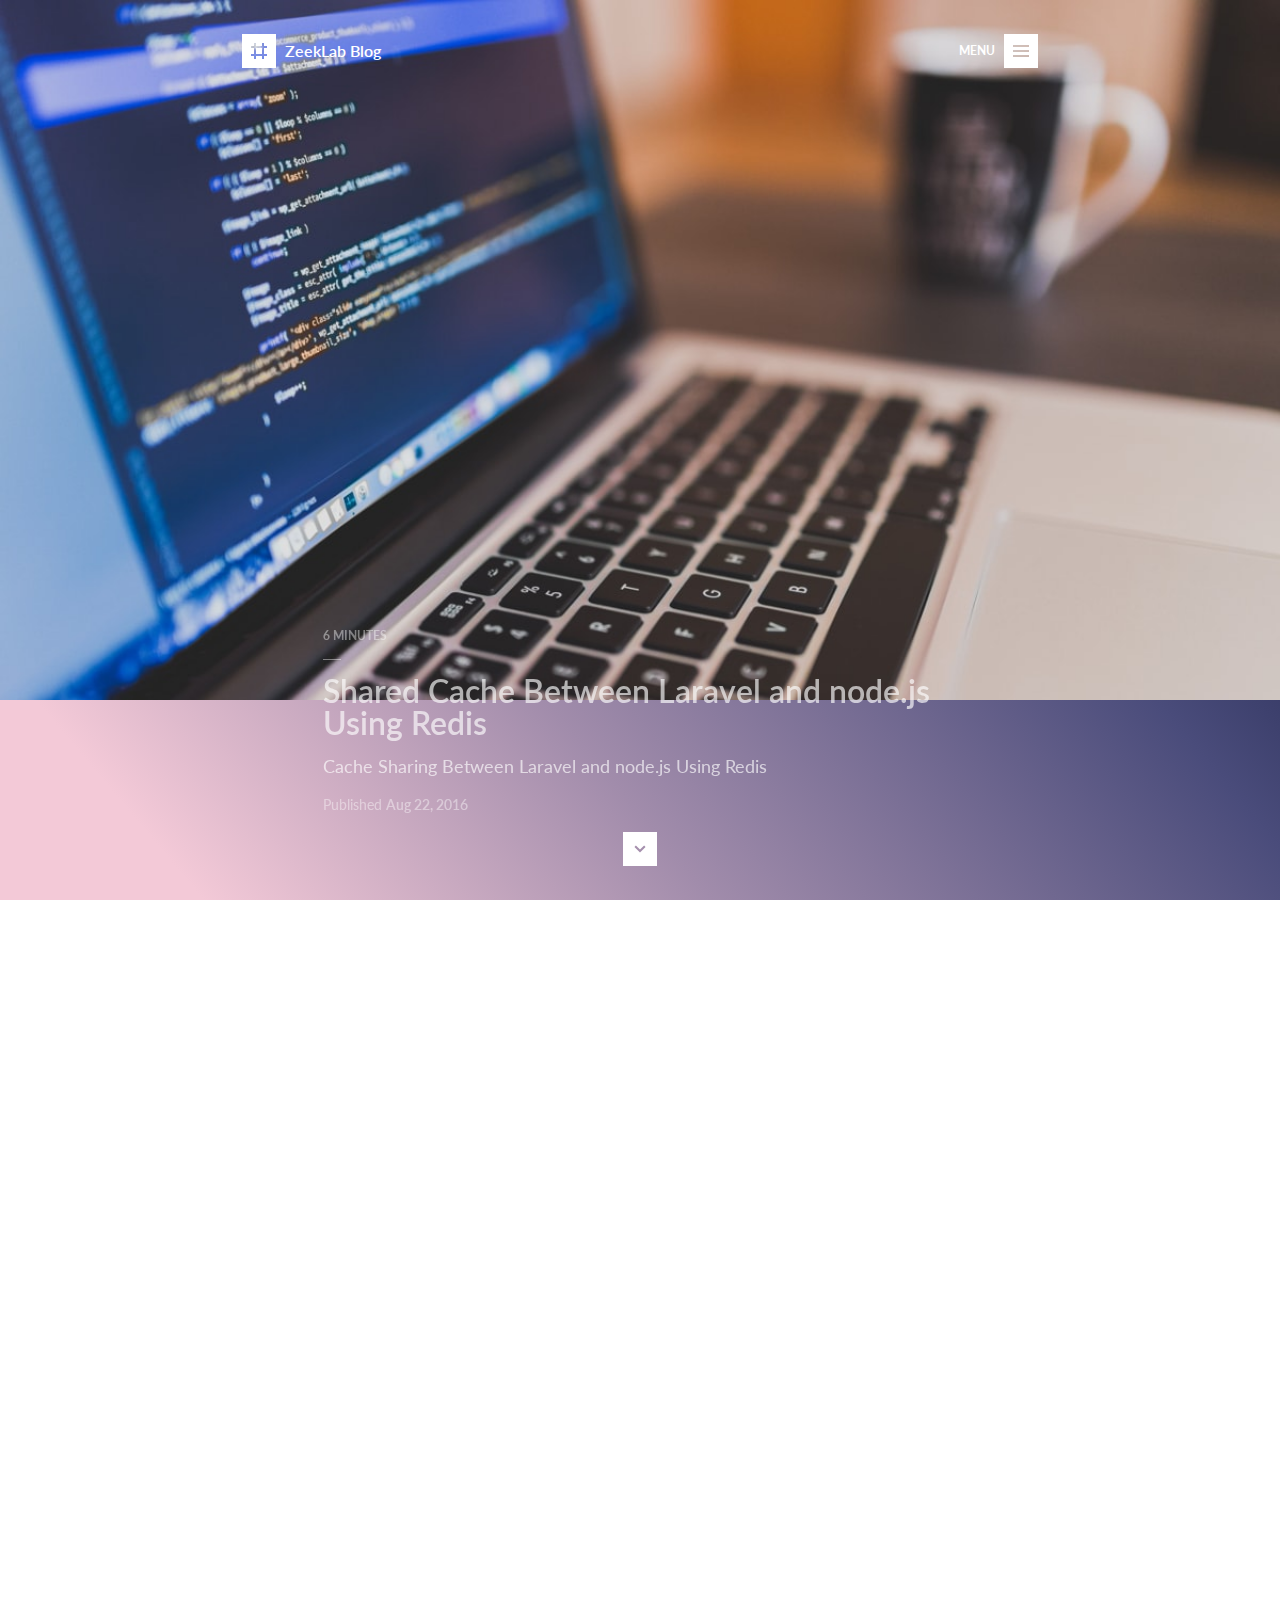
<file: 2016/08/22/shared-cache-between-laravel-and-node-js-using-redis.html>
<!DOCTYPE html> <html> <head> <title>Shared Cache Between Laravel and node.js Using Redis</title> <meta charset="utf-8" /> <meta http-equiv="X-UA-Compatible" content="IE=edge"> <meta name="viewport" content="width=device-width, initial-scale=1" /> <meta name="description" content="Good source for web development tutorial and technology article." /> <meta property="og:type" content="article" /> <meta property="og:site_name" content="ZeekLab" /> <meta property="og:title" content="Shared Cache Between Laravel and node.js Using Redis" /> <meta property="og:description" content="Good source for web development tutorial and technology article." /> <meta property="og:url" content="http://localhost:4000/2016/08/22/shared-cache-between-laravel-and-node-js-using-redis.html" /> <meta property="og:image" content="http://localhost:4000/images/programming.jpg" /> <meta name="twitter:card" content="summary" /> <meta name="twitter:title" content="Shared Cache Between Laravel and node.js Using Redis" /> <meta name="twitter:description" content="Good source for web development tutorial and technology article." /> <meta name="twitter:url" content="http://localhost:4000/2016/08/22/shared-cache-between-laravel-and-node-js-using-redis.html" /> <meta name="twitter:image" content="http://localhost:4000/images/programming.jpg" /> <meta name="twitter:site" content="@krisanalfa" /> <link rel="alternate" href="/feed.xml" type="application/rss+xml" title="Shared Cache Between Laravel and node.js Using Redis" /> <link rel="canonical" href="/2016/08/22/shared-cache-between-laravel-and-node-js-using-redis.html" /> <link type="text/css" rel="stylesheet" href="/assets/styles.css"> <!--[if lt IE 9]> <script src="https://html5shiv.googlecode.com/svn/trunk/html5.js"></script> <![endif]--> <script> (function(i,s,o,g,r,a,m){i['GoogleAnalyticsObject']=r;i[r]=i[r]||function(){ (i[r].q=i[r].q||[]).push(arguments)},i[r].l=1*new Date();a=s.createElement(o), m=s.getElementsByTagName(o)[0];a.async=1;a.src=g;m.parentNode.insertBefore(a,m) })(window,document,'script','//www.google-analytics.com/analytics.js','ga'); ga('create', 'UA-78621838-1', 'auto'); ga('send', 'pageview'); </script> </head> <body> <header class="animated fadeInDownBig"> <a href="/" title="Back to Homepage" class="logo">ZeekLab Blog</a> <button class="toggle">Menu</button> <nav> <ul> <li><a href="/" title="Home">Home</a></li> <li><a href="/2017/01/20/vue-js-compared-to-angular-2.html" title="Vue.js Compared to Angular 2">Vue.js Compared to Angular 2</a></li> <li><a href="/2017/05/16/debugging-laravel-application-in-visual-studio-code.html" title="Debugging Laravel Application in Visual Studio Code">Debugging Laravel Application in Visual Studio Code</a></li> </ul> </nav> </header> <section class="content"> <article> <header class="gradient-1" data-animation="fadeInDownBig"> <div class="overlay" style="background-image: url(/images/programming.jpg);" data-parallax="9"> </div> <div class="excerpt"> <span class="title">6 minutes</span> <h1><a href="/2016/08/22/shared-cache-between-laravel-and-node-js-using-redis.html" title="Shared Cache Between Laravel and node.js Using Redis">Shared Cache Between Laravel and node.js Using Redis</a></h1> <p>Cache Sharing Between Laravel and node.js Using Redis</p> <span class="meta">Published <b>Aug 22, 2016</b></span> </div> <a href="#" title="Scroll" class="scroll">Scroll</a> </header> <div class="body" data-animation="fadeInUp"> <p>Sometimes you have two applications which share their cache so you can reduce persistent storage transaction. Yeah, that’s pretty easy if both of them using same language or maybe same framework. But, let’s assume, how if one of them is using PHP (Laravel) and the other one is using node.js? This article will guide you to make your Laravel application can share it’s cache to node.js application, in another words, your node.js application may be able to read your Laravel cache.</p> <h2 id="installation-and-configuration">Installation and Configuration</h2> <p>First, you have to configure your Laravel application to use Redis as it’s cache storage. In your <code class="highlighter-rouge">config/cache.php</code> file, adjust your cache storage like this:</p> <div class="language-php highlighter-rouge"><pre class="highlight"><code><span class="cp">&lt;?php</span>

<span class="k">return</span> <span class="p">[</span>

    <span class="cm">/*
    |--------------------------------------------------------------------------
    | Default Cache Store
    |--------------------------------------------------------------------------
    |
    | This option controls the default cache connection that gets used while
    | using this caching library. This connection is used when another is
    | not explicitly specified when executing a given caching function.
    |
    | Supported: "apc", "array", "database", "file", "memcached", "redis"
    |
    */</span>

    <span class="s1">'default'</span> <span class="o">=&gt;</span> <span class="nx">env</span><span class="p">(</span><span class="s1">'CACHE_DRIVER'</span><span class="p">,</span> <span class="s1">'redis'</span><span class="p">),</span>

    <span class="c1">// [... OMITTED ...]
</span></code></pre></div> <p>Or, change it from your <code class="highlighter-rouge">.env</code> file:</p> <div class="highlighter-rouge"><pre class="highlight"><code>CACHE_DRIVER=redis
</code></pre></div> <p>Next, install <code class="highlighter-rouge">predis/predis</code> package to use Redis with Laravel. This package is not included in default Laravel framework bundle.</p> <div class="highlighter-rouge"><pre class="highlight"><code>composer require "predis/predis:~1.0"
</code></pre></div> <blockquote> <p><strong>Notes</strong>: You also have to install <code class="highlighter-rouge">redis</code> extension for PHP firstly. See more <a href="https://pecl.php.net/package/redis">here</a>.</p> </blockquote> <p>Next, to make sure that you only get the exact cache data from Laravel application, you need to adjust your prefix cache key. To do so, change your <code class="highlighter-rouge">config/cache.php</code> file into something like this:</p> <div class="language-php highlighter-rouge"><pre class="highlight"><code><span class="cp">&lt;?php</span>

<span class="k">return</span> <span class="p">[</span>

    <span class="c1">// [... OMMITED ...]
</span>
    <span class="cm">/*
    |--------------------------------------------------------------------------
    | Cache Key Prefix
    |--------------------------------------------------------------------------
    |
    | When utilizing a RAM based store such as APC or Memcached, there might
    | be other applications utilizing the same cache. So, we'll specify a
    | value to get prefixed to all our keys so we can avoid collisions.
    |
    */</span>

    <span class="s1">'prefix'</span> <span class="o">=&gt;</span> <span class="s1">'fus_ro_dah'</span><span class="p">,</span>

<span class="p">];</span>

</code></pre></div> <h2 id="storing-cache">Storing Cache</h2> <p>There’s no different between storing cache in Redis and storing cache in other supported Laravel cache provider (eg: memcached, file, etc). You know, kinda like this:</p> <div class="language-php highlighter-rouge"><pre class="highlight"><code><span class="cp">&lt;?php</span>

<span class="nx">Cache</span><span class="o">::</span><span class="na">put</span><span class="p">(</span><span class="s1">'fus'</span><span class="p">,</span> <span class="s1">'ro_dah'</span><span class="p">,</span> <span class="mi">1</span><span class="p">);</span> <span class="c1">// Put cache with key 'fus' and value 'ro_dah' with ttl 1 minute
</span></code></pre></div> <blockquote> <p><strong>Notes</strong>: You can learn more about storing cache in laravel <a href="https://laravel.com/docs/5.2/cache#storing-items-in-the-cache">here</a>.</p> </blockquote> <p>If you check from Redis CLI, you can see <code class="highlighter-rouge">fus</code> in there:</p> <div class="highlighter-rouge"><pre class="highlight"><code>$ redis-cli
127.0.0.1:6379&gt; KEYS fus_ro_dah:*
1) "fus_ro_dah:fus"
127.0.0.1:6379&gt;
</code></pre></div> <p>From that output, you may notice that your cache key is prefixed by <code class="highlighter-rouge">fus_ro_dah:</code> string. This behavior is configurable via <code class="highlighter-rouge">cache.cache_prefix</code> configuration.</p> <blockquote> <p><strong>Notes</strong>: You can learn more about Redis CLI <a href="http://redis.io/commands">here</a>.</p> </blockquote> <h2 id="getting-laravel-cache-from-nodejs-application">Getting Laravel Cache from node.js Application</h2> <p>After we store a cache, the next problem is getting the cache data from other application, such as from node.js application. Since we use Redis as our cache provider, we must require <a href="http://redis.js.org/">redis package</a> to our node.js application.</p> <div class="highlighter-rouge"><pre class="highlight"><code>npm install redis --save
</code></pre></div> <p>To get Redis cache from Laravel application, tell node.js the Laravel’s <code class="highlighter-rouge">cache_prefix</code> value, in this case it’s <code class="highlighter-rouge">fus_ro_dah</code>. For example, I create an <code class="highlighter-rouge">index.php</code> file like this:</p> <div class="language-js highlighter-rouge"><pre class="highlight"><code><span class="kd">var</span> <span class="nx">redisClient</span> <span class="o">=</span> <span class="nx">require</span><span class="p">(</span><span class="s1">'redis'</span><span class="p">).</span><span class="nx">createClient</span><span class="p">();</span>

<span class="nx">redisClient</span><span class="p">.</span><span class="nx">get</span><span class="p">(</span><span class="s1">'fus_ro_dah:fus'</span><span class="p">,</span> <span class="kd">function</span> <span class="p">(</span><span class="nx">err</span><span class="p">,</span> <span class="nx">reply</span><span class="p">)</span> <span class="p">{</span>
  <span class="nx">console</span><span class="p">.</span><span class="nx">log</span><span class="p">(</span><span class="nx">reply</span><span class="p">);</span> <span class="c1">// Output s:6:"ro_dah";</span>
<span class="p">});</span>
</code></pre></div> <p>You may notice that, the reply from Redis is an PHP encoded value:</p> <div class="highlighter-rouge"><pre class="highlight"><code>$ node index.js
s:6:"ro_dah";
$
</code></pre></div> <p>To make this reply is usable by node.js application, you may replace some string in it:</p> <div class="language-js highlighter-rouge"><pre class="highlight"><code><span class="kd">var</span> <span class="nx">redisClient</span> <span class="o">=</span> <span class="nx">require</span><span class="p">(</span><span class="s1">'redis'</span><span class="p">).</span><span class="nx">createClient</span><span class="p">();</span>

<span class="nx">redisClient</span><span class="p">.</span><span class="nx">get</span><span class="p">(</span><span class="s1">'fus_ro_dah:fus'</span><span class="p">,</span> <span class="kd">function</span> <span class="p">(</span><span class="nx">err</span><span class="p">,</span> <span class="nx">reply</span><span class="p">)</span> <span class="p">{</span>
  <span class="nx">reply</span> <span class="o">=</span> <span class="p">(</span><span class="nx">reply</span> <span class="o">!==</span> <span class="kc">null</span><span class="p">)</span>
    <span class="p">?</span> <span class="nx">reply</span><span class="p">.</span><span class="nx">replace</span><span class="p">(</span><span class="sr">/^s:</span><span class="se">[</span><span class="sr">0-9</span><span class="se">]</span><span class="sr">*.:"/</span><span class="p">,</span> <span class="s1">''</span><span class="p">).</span><span class="nx">replace</span><span class="p">(</span><span class="sr">/";$/</span><span class="p">,</span> <span class="s1">''</span><span class="p">)</span>
    <span class="p">:</span> <span class="nx">reply</span><span class="p">;</span>

  <span class="nx">console</span><span class="p">.</span><span class="nx">log</span><span class="p">(</span><span class="nx">reply</span><span class="p">);</span> <span class="c1">// Output "ro_dah"</span>
<span class="p">});</span>
</code></pre></div> <h2 id="storing-json-file-to-cache-and-retrive-its-value-using-nodejs">Storing JSON file to Cache and Retrive It’s Value Using node.js</h2> <p>In some cases, we need to store our database result to database and we need it on our node.js application. If you uses the code above to strip PHP encoded string, then there’s no need for you to change your code:</p> <div class="language-php highlighter-rouge"><pre class="highlight"><code><span class="cp">&lt;?php</span>

<span class="nx">Cache</span><span class="o">::</span><span class="na">put</span><span class="p">(</span><span class="s1">'fus'</span><span class="p">,</span> <span class="nb">json_encode</span><span class="p">([</span><span class="s1">'ro'</span> <span class="o">=&gt;</span> <span class="s1">'dah'</span><span class="p">]),</span> <span class="mi">1</span><span class="p">);</span> <span class="c1">// Example only
</span></code></pre></div> <p>With this script:</p> <div class="language-js highlighter-rouge"><pre class="highlight"><code><span class="kd">var</span> <span class="nx">redisClient</span> <span class="o">=</span> <span class="nx">require</span><span class="p">(</span><span class="s1">'redis'</span><span class="p">).</span><span class="nx">createClient</span><span class="p">();</span>

<span class="nx">redisClient</span><span class="p">.</span><span class="nx">get</span><span class="p">(</span><span class="s1">'fus_ro_dah:fus'</span><span class="p">,</span> <span class="kd">function</span> <span class="p">(</span><span class="nx">err</span><span class="p">,</span> <span class="nx">reply</span><span class="p">)</span> <span class="p">{</span>
  <span class="nx">reply</span> <span class="o">=</span> <span class="p">(</span><span class="nx">reply</span> <span class="o">!==</span> <span class="kc">null</span><span class="p">)</span>
    <span class="p">?</span> <span class="nx">reply</span><span class="p">.</span><span class="nx">replace</span><span class="p">(</span><span class="sr">/^s:</span><span class="se">[</span><span class="sr">0-9</span><span class="se">]</span><span class="sr">*.:"/</span><span class="p">,</span> <span class="s1">''</span><span class="p">).</span><span class="nx">replace</span><span class="p">(</span><span class="sr">/";$/</span><span class="p">,</span> <span class="s1">''</span><span class="p">)</span>
    <span class="p">:</span> <span class="nx">reply</span><span class="p">;</span>

  <span class="nx">console</span><span class="p">.</span><span class="nx">log</span><span class="p">(</span><span class="nx">reply</span><span class="p">);</span>
<span class="p">});</span>
</code></pre></div> <p>The output from code above is:</p> <div class="highlighter-rouge"><pre class="highlight"><code>$ node index.js
{"ro":"dah"}
$
</code></pre></div> <p>Or, if you want to get a JSON value, you can use <code class="highlighter-rouge">JSON.parse</code> method:</p> <div class="language-js highlighter-rouge"><pre class="highlight"><code><span class="kd">var</span> <span class="nx">redisClient</span> <span class="o">=</span> <span class="nx">require</span><span class="p">(</span><span class="s1">'redis'</span><span class="p">).</span><span class="nx">createClient</span><span class="p">();</span>

<span class="nx">redisClient</span><span class="p">.</span><span class="nx">get</span><span class="p">(</span><span class="s1">'fus_ro_dah:fus'</span><span class="p">,</span> <span class="kd">function</span> <span class="p">(</span><span class="nx">err</span><span class="p">,</span> <span class="nx">reply</span><span class="p">)</span> <span class="p">{</span>
  <span class="nx">reply</span> <span class="o">=</span> <span class="p">(</span><span class="nx">reply</span> <span class="o">!==</span> <span class="kc">null</span><span class="p">)</span>
    <span class="p">?</span> <span class="nx">JSON</span><span class="p">.</span><span class="nx">parse</span><span class="p">(</span><span class="nx">reply</span><span class="p">.</span><span class="nx">replace</span><span class="p">(</span><span class="sr">/^s:</span><span class="se">[</span><span class="sr">0-9</span><span class="se">]</span><span class="sr">*.:"/</span><span class="p">,</span> <span class="s1">''</span><span class="p">).</span><span class="nx">replace</span><span class="p">(</span><span class="sr">/";$/</span><span class="p">,</span> <span class="s1">''</span><span class="p">))</span>
    <span class="p">:</span> <span class="nx">reply</span><span class="p">;</span>

  <span class="nx">console</span><span class="p">.</span><span class="nx">log</span><span class="p">(</span><span class="nx">reply</span><span class="p">);</span>
<span class="p">});</span>
</code></pre></div> <p>The output from code above is:</p> <div class="highlighter-rouge"><pre class="highlight"><code>$ node index.js
{ ro: 'dah' }
$
</code></pre></div> <h2 id="conclusion">Conclusion</h2> <p>If you build two applications that utilize same database, you can reduce database transaction by using cache. But sometimes, these two applications built with different language. In this case, you need a cache provider which can be used for many programming languages, Redis is one of them. Laravel and node.js is a good example to achieve this. After you read this article, you may implement this idea to your project, so you can reduce the database transaction, make your application faster, and of course without losing data consistency. If you have another idea or trouble in implementing this idea, let me know in comment below. Happy code!</p> </div> <footer> <div class="meta"> <div class="author" data-animation="fadeInUp"> <span class="title">Written by</span> <h4>Krisan Alfa Timur</h4> <p>I'm an expert Web Developer who joins the Open Source realm.</p> <ul> <li><a href="https://twitter.com/krisanalfa" title="Twitter" class="icon twitter">Twitter</a></li> <li><a href="https://facebook.com/KrisanAlfa.T" title="Facebook" class="icon facebook">Facebook</a></li> <li><a href="https://plus.google.com/+KrisanAlfaTimur" title="Google" class="icon google">Google</a></li> <li><a href="https://www.linkedin.com/in/krisanalfa" title="LinkedIn" class="icon linkedin">LinkedIn</a></li> <li><a href="https://pinterest.com/krisanalfa" title="Pinterest" class="icon pinterest">Pinterest</a></li> <li><a href="https://flickr.com/krisanalfa" title="Flickr" class="icon flickr">Flickr</a></li> </ul> </div> <div class="share" data-animation="fadeInUp"> <span class="title">Share</span> <ul> <li><a href="https://twitter.com/home?status=Good%20source%20for%20web%20development%20tutorial%20and%20technology%20article.%20http://localhost:4000/2016/08/22/shared-cache-between-laravel-and-node-js-using-redis.html" title="Tweet" class="icon twitter">Tweet</a></li> <li><a href="https://www.facebook.com/sharer/sharer.php?u=http://localhost:4000/2016/08/22/shared-cache-between-laravel-and-node-js-using-redis.html" title="Like" class="icon facebook">Like</a></li> <li><a href="https://plus.google.com/share?url=http://localhost:4000/2016/08/22/shared-cache-between-laravel-and-node-js-using-redis.html" title="+1" class="icon google">+1</a></li> </ul> </div> </div> <div class="comments" data-animation="fadeInUp"> <span class="title">Comments</span> <div id="disqus_thread"></div> <script type="text/javascript"> var disqus_shortname = 'krisanalfa'; (function() { var dsq = document.createElement('script'); dsq.type = 'text/javascript'; dsq.async = true; dsq.src = '//' + disqus_shortname + '.disqus.com/embed.js'; (document.getElementsByTagName('head')[0] || document.getElementsByTagName('body')[0]).appendChild(dsq); })(); </script> <noscript> Please enable JavaScript to view the <a href="http://disqus.com/?ref_noscript">comments powered by Disqus.</a> </noscript> </div> <div class="pagination" data-animation="fadeInUp"> <a href="/2016/08/11/debugging-happily-in-yii2.html" title="View Older Posts" class="button older">Older</a> <a href="/2016/08/26/optimizing-your-laravel-application.html" title="View Newer Posts" class="button newer">Newer</a> </div> </footer> </article> </section> <section class="teaser gradient-1" data-animation="fadeInUp"> <div class="excerpt"> <span class="title">7 minutes</span> <h1><a href="/2016/08/11/debugging-happily-in-yii2.html" title="Debugging Happily in Yii2">Debugging Happily in Yii2</a></h1> <p>Variable Dumping in Yii2 has never been so easy until you read this</p> <span class="meta">Published <b>Aug 11, 2016</b> in <b></b></span> </div> </section> <footer data-animation="fadeInUp"> <div class="copyright"> <b>Copyright 2016 Krisan Alfa Timur.</b> All Rights Reserved. <a href="mailto:krisan47@gmail.com" title="Send E-Mail">Contact</a> <a href="/feed.xml" title="Subscribe to Feed">RSS</a> </div> </footer> <script type="text/javascript" src="/assets/scripts.js"></script> </body> </html>
</file>
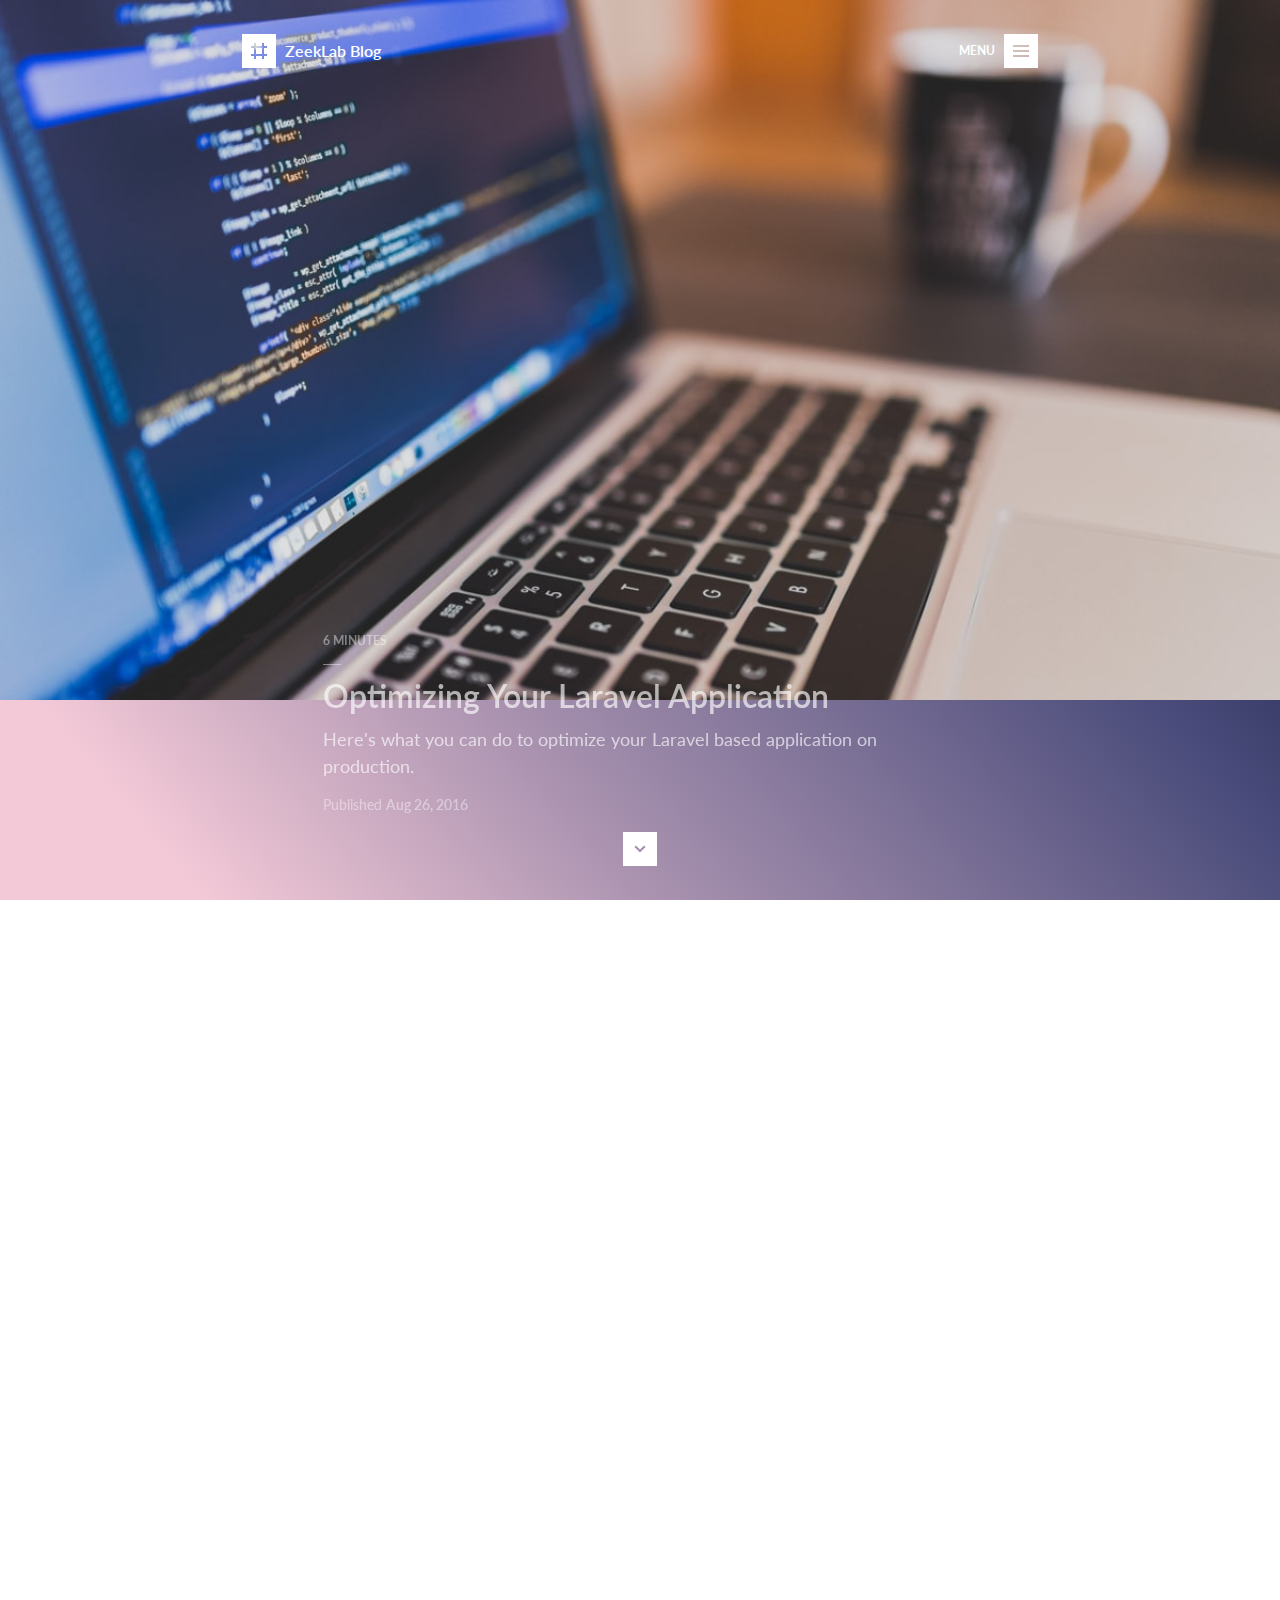
<file: 2016/08/26/optimizing-your-laravel-application.html>
<!DOCTYPE html> <html> <head> <title>Optimizing Your Laravel Application</title> <meta charset="utf-8" /> <meta http-equiv="X-UA-Compatible" content="IE=edge"> <meta name="viewport" content="width=device-width, initial-scale=1" /> <meta name="description" content="Good source for web development tutorial and technology article." /> <meta property="og:type" content="article" /> <meta property="og:site_name" content="ZeekLab" /> <meta property="og:title" content="Optimizing Your Laravel Application" /> <meta property="og:description" content="Good source for web development tutorial and technology article." /> <meta property="og:url" content="http://localhost:4000/2016/08/26/optimizing-your-laravel-application.html" /> <meta property="og:image" content="http://localhost:4000/images/programming.jpg" /> <meta name="twitter:card" content="summary" /> <meta name="twitter:title" content="Optimizing Your Laravel Application" /> <meta name="twitter:description" content="Good source for web development tutorial and technology article." /> <meta name="twitter:url" content="http://localhost:4000/2016/08/26/optimizing-your-laravel-application.html" /> <meta name="twitter:image" content="http://localhost:4000/images/programming.jpg" /> <meta name="twitter:site" content="@krisanalfa" /> <link rel="alternate" href="/feed.xml" type="application/rss+xml" title="Optimizing Your Laravel Application" /> <link rel="canonical" href="/2016/08/26/optimizing-your-laravel-application.html" /> <link type="text/css" rel="stylesheet" href="/assets/styles.css"> <!--[if lt IE 9]> <script src="https://html5shiv.googlecode.com/svn/trunk/html5.js"></script> <![endif]--> <script> (function(i,s,o,g,r,a,m){i['GoogleAnalyticsObject']=r;i[r]=i[r]||function(){ (i[r].q=i[r].q||[]).push(arguments)},i[r].l=1*new Date();a=s.createElement(o), m=s.getElementsByTagName(o)[0];a.async=1;a.src=g;m.parentNode.insertBefore(a,m) })(window,document,'script','//www.google-analytics.com/analytics.js','ga'); ga('create', 'UA-78621838-1', 'auto'); ga('send', 'pageview'); </script> </head> <body> <header class="animated fadeInDownBig"> <a href="/" title="Back to Homepage" class="logo">ZeekLab Blog</a> <button class="toggle">Menu</button> <nav> <ul> <li><a href="/" title="Home">Home</a></li> <li><a href="/2017/01/20/vue-js-compared-to-angular-2.html" title="Vue.js Compared to Angular 2">Vue.js Compared to Angular 2</a></li> <li><a href="/2017/05/16/debugging-laravel-application-in-visual-studio-code.html" title="Debugging Laravel Application in Visual Studio Code">Debugging Laravel Application in Visual Studio Code</a></li> </ul> </nav> </header> <section class="content"> <article> <header class="gradient-1" data-animation="fadeInDownBig"> <div class="overlay" style="background-image: url(/images/programming.jpg);" data-parallax="9"> </div> <div class="excerpt"> <span class="title">6 minutes</span> <h1><a href="/2016/08/26/optimizing-your-laravel-application.html" title="Optimizing Your Laravel Application">Optimizing Your Laravel Application</a></h1> <p>Here's what you can do to optimize your Laravel based application on production.</p> <span class="meta">Published <b>Aug 26, 2016</b></span> </div> <a href="#" title="Scroll" class="scroll">Scroll</a> </header> <div class="body" data-animation="fadeInUp"> <p>A few days ago, I was busy to deploy an application to production server. Basically it’s an API application. After it’s deployed well, I tested it to know it’s performance. I was shocked when I knew that it’s performance is not so good. I have 8 Gigs VPS and with 512 Gigs SSD in my server, so I expected that it’s performance is much more better than my laptop performance. Then I tried to determine what should I do to maximize my app performance without refactorring. After doing some research and benchmarking, finnaly I did it! I made my application almost <strong>twice</strong> faster than before. So, here’s a list of what I did to maximize my Laravel based application back then.</p> <h2 id="update-your-compile-configuration">Update Your <code class="highlighter-rouge">compile</code> Configuration</h2> <p>Laravel has a nice feature which you can compile your <em>common</em> classes to a single big file. This is good, because reading this big file is faster than your PHP <code class="highlighter-rouge">spl_autoloader</code> jobs. To do this, open your <code class="highlighter-rouge">config/compile.php</code> file and add your <em>common</em> classes there.</p> <div class="language-php highlighter-rouge"><pre class="highlight"><code><span class="cp">&lt;?php</span>

<span class="k">return</span> <span class="p">[</span>

    <span class="cm">/*
    |--------------------------------------------------------------------------
    | Additional Compiled Classes
    |--------------------------------------------------------------------------
    |
    | Here you may specify additional classes to include in the compiled file
    | generated by the `artisan optimize` command. These should be classes
    | that are included on basically every request into the application.
    |
    */</span>

    <span class="s1">'files'</span> <span class="o">=&gt;</span> <span class="p">[</span>
        <span class="c1">//
</span>    <span class="p">],</span>

    <span class="c1">// [... OMMITED ...]
</span>
<span class="p">];</span>

</code></pre></div> <p>Here’s the deal, insert your <em>common</em> classes in <code class="highlighter-rouge">files</code> key. Here’s some keys you need to know before putting your classes into compile service provider:</p> <ul> <li>Remember, it’s better to store <em>common</em> classes in compiled class if that class is included on every request to your application.</li> <li>If you’re unsure whether it’s already compiled (as default) by Laravel, or maybe you need some example, read it’s default compiled classes in:</li> </ul> <div class="highlighter-rouge"><pre class="highlight"><code>vendor/laravel/framework/src/Illuminate/Foundation/Console/Optimize/config.php
</code></pre></div> <ul> <li><strong>DON’T</strong> add the same class or even class name into your compiled classes.</li> <li>The same rule is also applied in <code class="highlighter-rouge">providers</code> key.</li> </ul> <h2 id="optimize-your-composer-autoloader">Optimize Your Composer Autoloader.</h2> <p>By default, your Composer autoloader includes <code class="highlighter-rouge">dev</code> libraries. To ignore these libraries, issue this command to your command line:</p> <div class="highlighter-rouge"><pre class="highlight"><code>$ composer dump-autoload --no-dev --optimize
</code></pre></div> <h2 id="configuration-caching">Configuration Caching</h2> <p>Laravel can cache it’s configuration to a single file, so there’s no need to loop each files inside <code class="highlighter-rouge">config</code> folder and requiring it one by one. To do so, issue this command to your command line:</p> <div class="highlighter-rouge"><pre class="highlight"><code>$ php artisan config:cache
</code></pre></div> <p>Your <em>compiled</em> config should be stored under <code class="highlighter-rouge">bootstrap/cache/config.php</code>. In some cases, you’re already removed a library (service provider) with Composer, you’ll never be able to run <code class="highlighter-rouge">php artisan</code> since some provider(s) has not installed anymore, you should remove <code class="highlighter-rouge">bootstrap/cache/config.php</code> manually.</p> <div class="highlighter-rouge"><pre class="highlight"><code>$ rm bootstrap/cache/config.php
</code></pre></div> <p>After doing this, you should be able to run <code class="highlighter-rouge">php artisan</code> again and also cache you application configuration like that bright day.</p> <h2 id="route-caching">Route Caching</h2> <p>Laravel also can cache your route’s file into a single file. Here Laravel will decode and unserialize the <code class="highlighter-rouge">RouteCollection</code> instance that holds all of the route information for an application. It allows Laravel to instantaneously load the entire route map into the router. To cache your route collection. fire this command:</p> <div class="highlighter-rouge"><pre class="highlight"><code>$ php artisan route:cache
</code></pre></div> <blockquote> <p><strong>NOTES</strong>: You cannot cache your route file if there’s a callack based route as your route handler. Eg:</p> </blockquote> <div class="language-php highlighter-rouge"><pre class="highlight"><code><span class="cp">&lt;?php</span>

<span class="nx">Route</span><span class="o">::</span><span class="na">get</span><span class="p">(</span><span class="s1">'/user'</span><span class="p">,</span> <span class="k">function</span> <span class="p">(</span><span class="nx">Illuminate\Http\Request</span> <span class="nv">$request</span><span class="p">)</span> <span class="p">{</span>
    <span class="k">return</span> <span class="nv">$request</span><span class="o">-&gt;</span><span class="na">user</span><span class="p">();</span>
<span class="p">})</span><span class="o">-&gt;</span><span class="na">middleware</span><span class="p">(</span><span class="s1">'auth:api'</span><span class="p">);</span>
</code></pre></div> <p>You should use Controller based handler to do this. First, make a controller:</p> <div class="highlighter-rouge"><pre class="highlight"><code>$ php artisan make:controller Api/UserController
</code></pre></div> <div class="language-php highlighter-rouge"><pre class="highlight"><code><span class="cp">&lt;?php</span>

<span class="c1">// File: app/Http/Controllers/Api/AuthController.php
</span>
<span class="k">namespace</span> <span class="nx">App\Http\Controllers\Api</span><span class="p">;</span>

<span class="k">use</span> <span class="nx">App\Http\Requests</span><span class="p">;</span>
<span class="k">use</span> <span class="nx">Illuminate\Http\Request</span><span class="p">;</span>
<span class="k">use</span> <span class="nx">App\Http\Controllers\Controller</span><span class="p">;</span>

<span class="k">class</span> <span class="nc">AuthController</span> <span class="k">extends</span> <span class="nx">Controller</span>
<span class="p">{</span>
    <span class="k">public</span> <span class="k">function</span> <span class="nf">user</span><span class="p">(</span><span class="nx">Request</span> <span class="nv">$request</span><span class="p">)</span>
    <span class="p">{</span>
        <span class="k">return</span> <span class="nv">$request</span><span class="o">-&gt;</span><span class="na">user</span><span class="p">();</span>
    <span class="p">}</span>
<span class="p">}</span>
</code></pre></div> <p>After this you can cache your route like that gold day.</p> <h2 id="jit-compiler">JIT Compiler</h2> <p>PHP is not understood natively by computers. You can’t compile it to bytecode and have machines running it. It must be done through a middleman, like the zend engine, that inteprets your php files and executes C routines accordingly. As you might guess, this is slow. Everytime your server runs a php file, it has to convert it to tokens - done by the AST parser and intepret it. It unfortunately has to compile it every single time, even though it gets the same result.</p> <p>For your application to act fast, you need a compile it once, run it every time method, and this is what a JIT compiler is about.</p> <p>The recommended JIT compiler for Laravel is <a href="http://hhvm.com/">HHVM</a>, created and used extensively by Facebook. It’s also used by Wikipedia, Etsy and thousands of others.</p> <h2 id="choose-a-faster-cache-and-session-driver">Choose a Faster Cache and Session Driver</h2> <p>Saving sessions in files is a quick and decent enough method that’s been used since the beggining of PHP’s time. But if you’re looking for performance, the filesystem is one of the things you should watch for, as it’s slow. A better method is storing the cache and session entries in RAM, since it provides a way faster access to the data. Luckily for you, laravel supports a few caching and session drivers that store data in RAM.</p> <p>My recommendation for the cache and the session driver is <a href="https://memcached.org/">Memcached</a> or <a href="http://redis.io/">Redis</a>, but you can choose whatever you like, as long as it works with RAM memory.</p> <h2 id="other-considerations">Other Considerations</h2> <p>Are you building an API or a really simple application that doesn’t require a “full stack” framework? If so, consider <a href="https://lumen.laravel.com/">Lumen</a>, a micro-framework that has the same elegance in mind as Laravel, just without a lot of additional libraries you may not need. Lumen is stateless, so complicated authentication and session management is replaced to leverage API tokens or headers.</p> <p>Another consideration is “Trimming Your Response Data”. For example: your <code class="highlighter-rouge">goods</code> may have a collection of <code class="highlighter-rouge">couriers</code>, and each of those <code class="highlighter-rouge">couriers</code> has a basic biography, which also includes a list of events (and their related locations) that they are appearing at over the next three years. When you return a large list of <code class="highlighter-rouge">goods</code>, regardless of how fast the query completes, passing all of this related data increases the data return size, and causes a delay as the client waits for the data.</p> <p>If you don’t need all of this data, then you’ve wasted a lot of time (and bandwidth) in your app. The solution to this is to use <code class="highlighter-rouge">View Models</code> an optimized subset of data from your data models, containing only the data elements you need for display. If you’re building an API or returning JSON data, you can use a library such as <a href="http://fractal.thephpleague.com/">Fractal</a> to easily translate your object model data and include only what you need.</p> <h2 id="conclusion">Conclusion</h2> <p>Laravel provides a great framework and good performance out of the box. As your code grows more complex, you may need to optimize a few things for increased performance, and these tricks should help you along the way. Happy code!</p> </div> <footer> <div class="meta"> <div class="author" data-animation="fadeInUp"> <span class="title">Written by</span> <h4>Krisan Alfa Timur</h4> <p>I'm an expert Web Developer who joins the Open Source realm.</p> <ul> <li><a href="https://twitter.com/krisanalfa" title="Twitter" class="icon twitter">Twitter</a></li> <li><a href="https://facebook.com/KrisanAlfa.T" title="Facebook" class="icon facebook">Facebook</a></li> <li><a href="https://plus.google.com/+KrisanAlfaTimur" title="Google" class="icon google">Google</a></li> <li><a href="https://www.linkedin.com/in/krisanalfa" title="LinkedIn" class="icon linkedin">LinkedIn</a></li> <li><a href="https://pinterest.com/krisanalfa" title="Pinterest" class="icon pinterest">Pinterest</a></li> <li><a href="https://flickr.com/krisanalfa" title="Flickr" class="icon flickr">Flickr</a></li> </ul> </div> <div class="share" data-animation="fadeInUp"> <span class="title">Share</span> <ul> <li><a href="https://twitter.com/home?status=Good%20source%20for%20web%20development%20tutorial%20and%20technology%20article.%20http://localhost:4000/2016/08/26/optimizing-your-laravel-application.html" title="Tweet" class="icon twitter">Tweet</a></li> <li><a href="https://www.facebook.com/sharer/sharer.php?u=http://localhost:4000/2016/08/26/optimizing-your-laravel-application.html" title="Like" class="icon facebook">Like</a></li> <li><a href="https://plus.google.com/share?url=http://localhost:4000/2016/08/26/optimizing-your-laravel-application.html" title="+1" class="icon google">+1</a></li> </ul> </div> </div> <div class="comments" data-animation="fadeInUp"> <span class="title">Comments</span> <div id="disqus_thread"></div> <script type="text/javascript"> var disqus_shortname = 'krisanalfa'; (function() { var dsq = document.createElement('script'); dsq.type = 'text/javascript'; dsq.async = true; dsq.src = '//' + disqus_shortname + '.disqus.com/embed.js'; (document.getElementsByTagName('head')[0] || document.getElementsByTagName('body')[0]).appendChild(dsq); })(); </script> <noscript> Please enable JavaScript to view the <a href="http://disqus.com/?ref_noscript">comments powered by Disqus.</a> </noscript> </div> <div class="pagination" data-animation="fadeInUp"> <a href="/2016/08/22/shared-cache-between-laravel-and-node-js-using-redis.html" title="View Older Posts" class="button older">Older</a> <a href="/2016/08/29/benchmarking-optimized-laravel-vs-unoptimized-laravel.html" title="View Newer Posts" class="button newer">Newer</a> </div> </footer> </article> </section> <section class="teaser gradient-1" data-animation="fadeInUp"> <div class="excerpt"> <span class="title">6 minutes</span> <h1><a href="/2016/08/22/shared-cache-between-laravel-and-node-js-using-redis.html" title="Shared Cache Between Laravel and node.js Using Redis">Shared Cache Between Laravel and node.js Using Redis</a></h1> <p>Cache Sharing Between Laravel and node.js Using Redis</p> <span class="meta">Published <b>Aug 22, 2016</b> in <b></b></span> </div> </section> <footer data-animation="fadeInUp"> <div class="copyright"> <b>Copyright 2016 Krisan Alfa Timur.</b> All Rights Reserved. <a href="mailto:krisan47@gmail.com" title="Send E-Mail">Contact</a> <a href="/feed.xml" title="Subscribe to Feed">RSS</a> </div> </footer> <script type="text/javascript" src="/assets/scripts.js"></script> </body> </html>
</file>
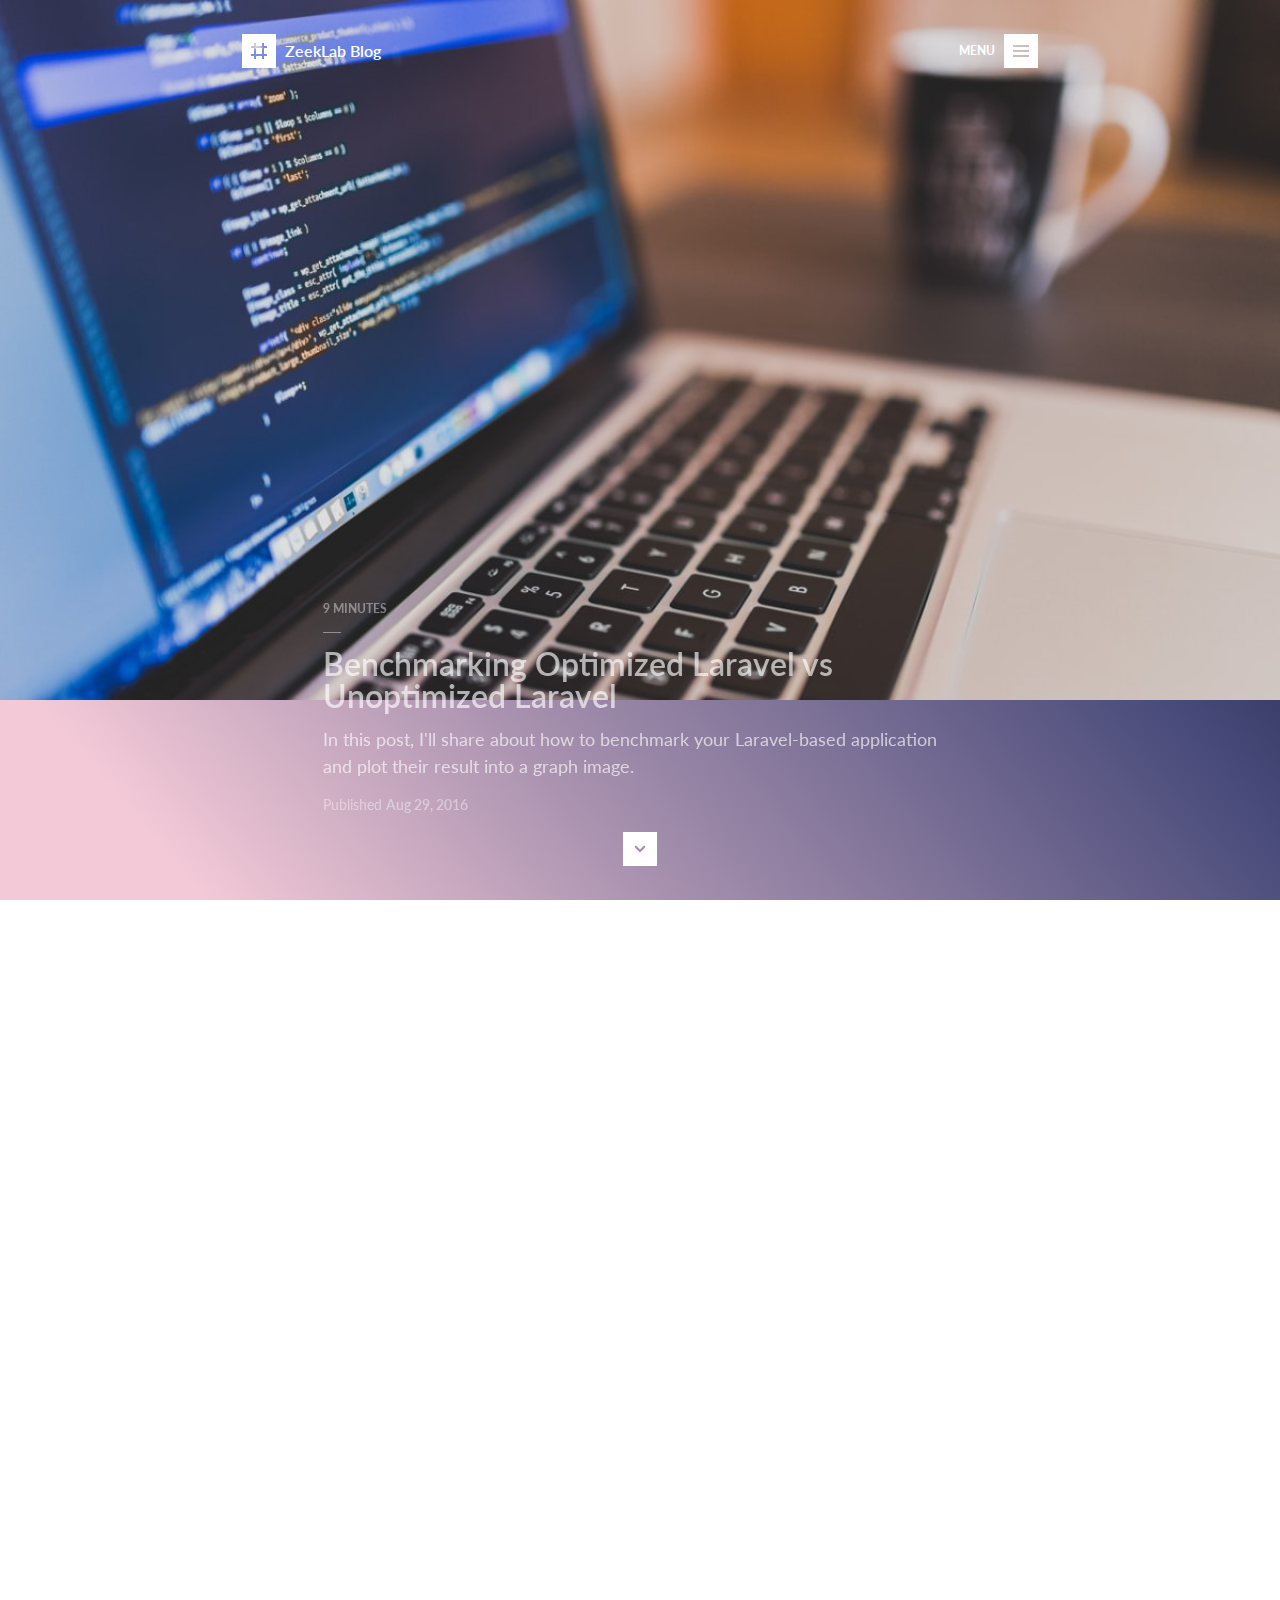
<file: 2016/08/29/benchmarking-optimized-laravel-vs-unoptimized-laravel.html>
<!DOCTYPE html> <html> <head> <title>Benchmarking Optimized Laravel vs Unoptimized Laravel</title> <meta charset="utf-8" /> <meta http-equiv="X-UA-Compatible" content="IE=edge"> <meta name="viewport" content="width=device-width, initial-scale=1" /> <meta name="description" content="Good source for web development tutorial and technology article." /> <meta property="og:type" content="article" /> <meta property="og:site_name" content="ZeekLab" /> <meta property="og:title" content="Benchmarking Optimized Laravel vs Unoptimized Laravel" /> <meta property="og:description" content="Good source for web development tutorial and technology article." /> <meta property="og:url" content="http://localhost:4000/2016/08/29/benchmarking-optimized-laravel-vs-unoptimized-laravel.html" /> <meta property="og:image" content="http://localhost:4000/images/programming.jpg" /> <meta name="twitter:card" content="summary" /> <meta name="twitter:title" content="Benchmarking Optimized Laravel vs Unoptimized Laravel" /> <meta name="twitter:description" content="Good source for web development tutorial and technology article." /> <meta name="twitter:url" content="http://localhost:4000/2016/08/29/benchmarking-optimized-laravel-vs-unoptimized-laravel.html" /> <meta name="twitter:image" content="http://localhost:4000/images/programming.jpg" /> <meta name="twitter:site" content="@krisanalfa" /> <link rel="alternate" href="/feed.xml" type="application/rss+xml" title="Benchmarking Optimized Laravel vs Unoptimized Laravel" /> <link rel="canonical" href="/2016/08/29/benchmarking-optimized-laravel-vs-unoptimized-laravel.html" /> <link type="text/css" rel="stylesheet" href="/assets/styles.css"> <!--[if lt IE 9]> <script src="https://html5shiv.googlecode.com/svn/trunk/html5.js"></script> <![endif]--> <script> (function(i,s,o,g,r,a,m){i['GoogleAnalyticsObject']=r;i[r]=i[r]||function(){ (i[r].q=i[r].q||[]).push(arguments)},i[r].l=1*new Date();a=s.createElement(o), m=s.getElementsByTagName(o)[0];a.async=1;a.src=g;m.parentNode.insertBefore(a,m) })(window,document,'script','//www.google-analytics.com/analytics.js','ga'); ga('create', 'UA-78621838-1', 'auto'); ga('send', 'pageview'); </script> </head> <body> <header class="animated fadeInDownBig"> <a href="/" title="Back to Homepage" class="logo">ZeekLab Blog</a> <button class="toggle">Menu</button> <nav> <ul> <li><a href="/" title="Home">Home</a></li> <li><a href="/2017/01/20/vue-js-compared-to-angular-2.html" title="Vue.js Compared to Angular 2">Vue.js Compared to Angular 2</a></li> <li><a href="/2017/05/16/debugging-laravel-application-in-visual-studio-code.html" title="Debugging Laravel Application in Visual Studio Code">Debugging Laravel Application in Visual Studio Code</a></li> </ul> </nav> </header> <section class="content"> <article> <header class="gradient-1" data-animation="fadeInDownBig"> <div class="overlay" style="background-image: url(/images/programming.jpg);" data-parallax="9"> </div> <div class="excerpt"> <span class="title">9 minutes</span> <h1><a href="/2016/08/29/benchmarking-optimized-laravel-vs-unoptimized-laravel.html" title="Benchmarking Optimized Laravel vs Unoptimized Laravel">Benchmarking Optimized Laravel vs Unoptimized Laravel</a></h1> <p>In this post, I'll share about how to benchmark your Laravel-based application and plot their result into a graph image.</p> <span class="meta">Published <b>Aug 29, 2016</b></span> </div> <a href="#" title="Scroll" class="scroll">Scroll</a> </header> <div class="body" data-animation="fadeInUp"> <p>In <a href="/2016/08/26/optimizing-your-laravel-application.html">the previous post</a>, I shared a little tips about how to optimizing your Laravel-based application. Some of my friends wonder how to benchmark / compare the result; between the optimized one and the unoptimzed one. In this post, I’ll share about how to benchmark your Laravel-based application and plot their result into a graph image.</p> <h2 id="blackbox-benchmarking">Blackbox Benchmarking</h2> <p>The <a href="http://httpd.apache.org/docs/current/programs/ab.html">ApacheBench</a> tool (<code class="highlighter-rouge">ab</code>) can load test servers by sending an arbitrary number of concurrent requests. Although <code class="highlighter-rouge">ab</code> was designed for testing Apache installations, it can be used to benchmark any HTTP server. You can get <code class="highlighter-rouge">ab</code> package in Ubuntu via:</p> <div class="highlighter-rouge"><pre class="highlight"><code>apt-get install apache2-utils
</code></pre></div> <h3 id="usage">Usage</h3> <p>The ApacheBench basic usage is:</p> <div class="highlighter-rouge"><pre class="highlight"><code>ab -n &lt;num_requests&gt; -c &lt;concurrency&gt; &lt;addr&gt;:&lt;port&gt;&lt;path&gt;
</code></pre></div> <p>In a complex way:</p> <div class="highlighter-rouge"><pre class="highlight"><code>ab [ -A auth-username:password ] [ -b windowsize ] [ -B local-address ] [ -c concurrency ] [ -C cookie-name=value ]
  [ -d ] [ -e csv-file ] [ -f protocol ] [ -g gnuplot-file ] [ -h ] [ -H custom-header ] [ -i ] [ -k ] [ -l ]
  [ -m HTTP-method ] [ -n requests ] [ -p POST-file ] [ -P proxy-auth-username:password ] [ -q ] [ -r ] [ -s timeout ]
  [ -S ] [ -t timelimit ] [ -T content-type ] [ -u PUT-file ] [ -v verbosity] [ -V ] [ -w ] [ -x &lt;table&gt;-attributes ] [ -X proxy[:port] ]
  [ -y &lt;tr&gt;-attributes ] [ -z &lt;td&gt;-attributes ] [ -Z ciphersuite ] [http[s]://]hostname[:port]/path
</code></pre></div> <h3 id="case">Case</h3> <p>For testing, I try to bechmark a request that returns all User lists in an application. So, the basic idea is:</p> <ul> <li>Create a resource controller via artisan command</li> </ul> <div class="highlighter-rouge"><pre class="highlight"><code>php artisan make:controller Api/UserController --resource
</code></pre></div> <ul> <li>Register it with <code class="highlighter-rouge">auth:api</code> middleware</li> </ul> <div class="language-php highlighter-rouge"><pre class="highlight"><code><span class="cp">&lt;?php</span>

<span class="cm">/*
|--------------------------------------------------------------------------
| API Routes
|--------------------------------------------------------------------------
|
| Here is where you can register API routes for your application. These
| routes are loaded by the RouteServiceProvider within a group which
| is assigned the "api" middleware group. Enjoy building your API!
|
*/</span>

<span class="nx">Route</span><span class="o">::</span><span class="na">group</span><span class="p">([</span><span class="s1">'middleware'</span> <span class="o">=&gt;</span> <span class="s1">'auth:api'</span><span class="p">],</span> <span class="k">function</span> <span class="p">(</span><span class="nv">$route</span><span class="p">)</span> <span class="p">{</span>
    <span class="nv">$route</span><span class="o">-&gt;</span><span class="na">resource</span><span class="p">(</span><span class="s1">'/resource/user'</span><span class="p">,</span> <span class="s1">'Api\UserController'</span><span class="p">);</span>
<span class="p">});</span>

</code></pre></div> <ul> <li>Return all user lists for <code class="highlighter-rouge">/api/resource/user</code> request on <strong>GET</strong> method</li> </ul> <div class="language-php highlighter-rouge"><pre class="highlight"><code><span class="cp">&lt;?php</span>

<span class="k">namespace</span> <span class="nx">App\Http\Controllers\Api</span><span class="p">;</span>

<span class="k">use</span> <span class="nx">App\User</span><span class="p">;</span>
<span class="k">use</span> <span class="nx">App\Http\Requests</span><span class="p">;</span>
<span class="k">use</span> <span class="nx">Illuminate\Http\Request</span><span class="p">;</span>
<span class="k">use</span> <span class="nx">App\Http\Controllers\Controller</span><span class="p">;</span>

<span class="k">class</span> <span class="nc">UserController</span> <span class="k">extends</span> <span class="nx">Controller</span>
<span class="p">{</span>
    <span class="sd">/**
     * Display a listing of the resource.
     *
     * @return \Illuminate\Http\Response
     */</span>
    <span class="k">public</span> <span class="k">function</span> <span class="nf">index</span><span class="p">()</span>
    <span class="p">{</span>
        <span class="k">return</span> <span class="nx">User</span><span class="o">::</span><span class="na">all</span><span class="p">();</span>
    <span class="p">}</span>

    <span class="c1">// [... OMMITED ...]
</span></code></pre></div> <ul> <li>I used <a href="https://laravel.com/docs/5.3/passport">Passport</a> to authenticate every request</li> <li>In this testing, there is 101 users on my application. I stored it using a seeder and factory.</li> </ul> <blockquote> <p><strong>NOTE</strong>: Please note, I used Laravel 5.3 fresh package for this testing and my rigs also may different with yours, so the result may vary.</p> </blockquote> <h3 id="unoptimized-configuration">Unoptimized Configuration</h3> <p>Below is my unoptimized configuration:</p> <ul> <li>Using <code class="highlighter-rouge">file</code> driver for both session and caching</li> <li>No composer autoloader optimization enabled</li> <li>No config cache enabled</li> <li>No route cache enabled</li> <li>No compiled common classes enabled</li> </ul> <h3 id="optimized-configuration">Optimized Configuration</h3> <p>Below is my optimized configuration:</p> <ul> <li>Using <code class="highlighter-rouge">memcached</code> driver for both session and caching</li> <li>Enabled composer autoloader optimization</li> <li>Enabled config caching</li> <li>Enabled route caching</li> <li>Using compiled common classes</li> </ul> <h3 id="result">Result</h3> <p>Here’s ApacheBench output for my unoptimized application:</p> <div class="highlighter-rouge"><pre class="highlight"><code>ab -n 1000 -c 100 -H "Authorization: Bearer [PASSPORT_TOKEN]" http://laravel.ivory.dev/api/resource/user
This is ApacheBench, Version 2.3 &lt;$Revision: 1706008 $&gt;
Copyright 1996 Adam Twiss, Zeus Technology Ltd, http://www.zeustech.net/
Licensed to The Apache Software Foundation, http://www.apache.org/

Benchmarking laravel.ivory.dev (be patient)
Completed 100 requests
Completed 200 requests
Completed 300 requests
Completed 400 requests
Completed 500 requests
Completed 600 requests
Completed 700 requests
Completed 800 requests
Completed 900 requests
Completed 1000 requests
Finished 1000 requests


Server Software:        nginx/1.10.0
Server Hostname:        laravel.ivory.dev
Server Port:            80

Document Path:          /api/resource/user
Document Length:        14128 bytes

Concurrency Level:      100
Time taken for tests:   2.653 seconds
Complete requests:      1000
Failed requests:        937
   (Connect: 0, Receive: 0, Length: 937, Exceptions: 0)
Non-2xx responses:      937
Total transferred:      1203462 bytes
HTML transferred:       906930 bytes
Requests per second:    376.89 [#/sec] (mean)
Time per request:       265.331 [ms] (mean)
Time per request:       2.653 [ms] (mean, across all concurrent requests)
Transfer rate:          442.94 [Kbytes/sec] received

Connection Times (ms)
              min  mean[+/-sd] median   max
Connect:        0    0   0.5      0       5
Processing:    23  255  67.7    237     521
Waiting:       23  255  67.7    237     521
Total:         25  255  67.8    237     522

Percentage of the requests served within a certain time (ms)
  50%    237
  66%    247
  75%    259
  80%    265
  90%    310
  95%    448
  98%    494
  99%    507
 100%    522 (longest request)
</code></pre></div> <p>Here’s the ApacheBench output from the optimized one:</p> <div class="highlighter-rouge"><pre class="highlight"><code>ab -n 1000 -c 100 -H "Authorization: Bearer [PASSPORT_TOKEN]" http://laravel.ivory.dev/api/resource/user
This is ApacheBench, Version 2.3 &lt;$Revision: 1706008 $&gt;
Copyright 1996 Adam Twiss, Zeus Technology Ltd, http://www.zeustech.net/
Licensed to The Apache Software Foundation, http://www.apache.org/

Benchmarking laravel.ivory.dev (be patient)
Completed 100 requests
Completed 200 requests
Completed 300 requests
Completed 400 requests
Completed 500 requests
Completed 600 requests
Completed 700 requests
Completed 800 requests
Completed 900 requests
Completed 1000 requests
Finished 1000 requests


Server Software:        nginx/1.10.0
Server Hostname:        laravel.ivory.dev
Server Port:            80

Document Path:          /api/resource/user
Document Length:        18 bytes

Concurrency Level:      100
Time taken for tests:   1.690 seconds
Complete requests:      1000
Failed requests:        0
Non-2xx responses:      1000
Total transferred:      317000 bytes
HTML transferred:       18000 bytes
Requests per second:    591.83 [#/sec] (mean)
Time per request:       168.967 [ms] (mean)
Time per request:       1.690 [ms] (mean, across all concurrent requests)
Transfer rate:          183.21 [Kbytes/sec] received

Connection Times (ms)
              min  mean[+/-sd] median   max
Connect:        0    1   2.1      0       8
Processing:     7  160  27.9    167     192
Waiting:        7  160  27.9    167     192
Total:         10  161  26.4    167     192

Percentage of the requests served within a certain time (ms)
  50%    167
  66%    170
  75%    171
  80%    172
  90%    175
  95%    178
  98%    183
  99%    185
 100%    192 (longest request)
</code></pre></div> <p>You may notice that the unoptimized one and optimized one is slightly different. But, reading this output is somehow blinding your eyes. So, to make it easier to read we can plotting it’s result to a graph.</p> <h3 id="plotting">Plotting</h3> <p>ApacheBench has a feature to plotting your result into a graph. To do so, you can pass <code class="highlighter-rouge">-g [PLOT_FILE]</code> arguments to your test command.</p> <p>On Unoptimized application:</p> <div class="highlighter-rouge"><pre class="highlight"><code>ab -n 1000 -c 100 -H "Authorization: Bearer [PASSPORT_TOKEN]" -g "unoptimized.tsv" http://laravel.ivory.dev/api/resource/user
</code></pre></div> <p>After executing this command, you may found a file name <code class="highlighter-rouge">unoptimized.tsv</code>. The next step is writing a plot script.</p> <div class="highlighter-rouge"><pre class="highlight"><code>set terminal png size 1200,700
set output "unoptimized.png"
set title "Benchmark for Unoptimized"
set grid y
set xlabel 'Request'
set ylabel 'Response Time (ms)'
set datafile separator '\t'
plot "unoptimized.tsv" every ::2 using 5 title 'response time' with points
</code></pre></div> <p>Save to a file, eg <code class="highlighter-rouge">plot.p</code>. Next, execute:</p> <div class="highlighter-rouge"><pre class="highlight"><code>gnuplot unoptimized.p
</code></pre></div> <blockquote> <p><strong>Notes</strong>: For ubuntu user, to install gnuplot you need to issue this command:</p> </blockquote> <div class="highlighter-rouge"><pre class="highlight"><code>sudo apt install gnuplot overlay-scrollbar-gtk2
</code></pre></div> <p>After executing this command, you’ll find your graph name (in this example it will be <code class="highlighter-rouge">unoptimized.png</code>) in the same level of your plot file.</p> <p>Here’s my result for unoptimized one (<strong>lower is better</strong>):</p> <div class="media image" data-animation="fadeInUp"> <img src="/images/benchmarking-optimized-laravel-vs-unoptimized-laravel/unoptimized.png" alt="" /> </div> <p>Do the same for optimized one with this benchmark command:</p> <div class="highlighter-rouge"><pre class="highlight"><code>ab -n 1000 -c 100 -H "Authorization: Bearer [PASSPORT_TOKEN]" -g "unoptimized.tsv" http://laravel.ivory.dev/api/resource/user
</code></pre></div> <p>And this plot script:</p> <div class="highlighter-rouge"><pre class="highlight"><code>set terminal png size 1200,700
set output "optimized.png"
set title "Benchmark for Optimized"
set grid y
set xlabel 'Request'
set ylabel 'Response Time (ms)'
set datafile separator '\t'
plot "optimized.tsv" every ::2 using 5 title 'response time' with points
</code></pre></div> <p>Here’s the result for optimized one (<strong>lower is better</strong>):</p> <div class="media image" data-animation="fadeInUp"> <img src="/images/benchmarking-optimized-laravel-vs-unoptimized-laravel/optimized.png" alt="" /> </div> <p>To combine this result to a single graph file, you may update your plot file:</p> <div class="highlighter-rouge"><pre class="highlight"><code>set terminal png size 1200,700
set output "comparison.png"
set title "Comparison Chart"
set grid y
set xlabel 'Request'
set ylabel 'Response Time (ms)'
set datafile separator '\t'
plot "unoptimized.tsv" every ::2 using 5 title 'Unoptimized' with points, "optimized.tsv" every ::2 using 5 title 'Optimized' with points
</code></pre></div> <p>Here’s the result for their comparison (<strong>lower is better</strong>):</p> <div class="media image" data-animation="fadeInUp"> <img src="/images/benchmarking-optimized-laravel-vs-unoptimized-laravel/comparison.png" alt="" /> </div> <h2 id="conclusion">Conclusion</h2> <p>Optimizing your Laravel application in a production server is important. It can make your application faster about ~150% (depends on your server specs). I’m a type of programmer who puts a high attention to my application’s performance. In my experience, optimizing your configuration is important, it can make your application slightly faster. Refactoring is a big deal, it may cause crashes here and there, but if you spare your time to optimize your code, you may learn how to write a good code and spread the love to devops. Also, you can’t always depends on your “software”, somehow you need upgrades too.</p> <p>For example back then you only have 4500 unique visitors each day, but now it grows to 8 billion visitors each day. This case needs attention, refactoring and optimizing your configuration isn’t enough, your server needs upgrade or maybe the infrastructure needs architecture updates. Some of my friends even won’t use Laravel because it’s slow compared to Yii or CI. In my point of views, it depends on the case you encounter. In Laravel for example, you may not need some Middleware or providers on an entrypoint. You need to strip them out. You can’t just blame the framework if it’s slow, every framework is fast, your code is slow.</p> </div> <footer> <div class="meta"> <div class="author" data-animation="fadeInUp"> <span class="title">Written by</span> <h4>Krisan Alfa Timur</h4> <p>I'm an expert Web Developer who joins the Open Source realm.</p> <ul> <li><a href="https://twitter.com/krisanalfa" title="Twitter" class="icon twitter">Twitter</a></li> <li><a href="https://facebook.com/KrisanAlfa.T" title="Facebook" class="icon facebook">Facebook</a></li> <li><a href="https://plus.google.com/+KrisanAlfaTimur" title="Google" class="icon google">Google</a></li> <li><a href="https://www.linkedin.com/in/krisanalfa" title="LinkedIn" class="icon linkedin">LinkedIn</a></li> <li><a href="https://pinterest.com/krisanalfa" title="Pinterest" class="icon pinterest">Pinterest</a></li> <li><a href="https://flickr.com/krisanalfa" title="Flickr" class="icon flickr">Flickr</a></li> </ul> </div> <div class="share" data-animation="fadeInUp"> <span class="title">Share</span> <ul> <li><a href="https://twitter.com/home?status=Good%20source%20for%20web%20development%20tutorial%20and%20technology%20article.%20http://localhost:4000/2016/08/29/benchmarking-optimized-laravel-vs-unoptimized-laravel.html" title="Tweet" class="icon twitter">Tweet</a></li> <li><a href="https://www.facebook.com/sharer/sharer.php?u=http://localhost:4000/2016/08/29/benchmarking-optimized-laravel-vs-unoptimized-laravel.html" title="Like" class="icon facebook">Like</a></li> <li><a href="https://plus.google.com/share?url=http://localhost:4000/2016/08/29/benchmarking-optimized-laravel-vs-unoptimized-laravel.html" title="+1" class="icon google">+1</a></li> </ul> </div> </div> <div class="comments" data-animation="fadeInUp"> <span class="title">Comments</span> <div id="disqus_thread"></div> <script type="text/javascript"> var disqus_shortname = 'krisanalfa'; (function() { var dsq = document.createElement('script'); dsq.type = 'text/javascript'; dsq.async = true; dsq.src = '//' + disqus_shortname + '.disqus.com/embed.js'; (document.getElementsByTagName('head')[0] || document.getElementsByTagName('body')[0]).appendChild(dsq); })(); </script> <noscript> Please enable JavaScript to view the <a href="http://disqus.com/?ref_noscript">comments powered by Disqus.</a> </noscript> </div> <div class="pagination" data-animation="fadeInUp"> <a href="/2016/08/26/optimizing-your-laravel-application.html" title="View Older Posts" class="button older">Older</a> <a href="/2017/01/20/vue-js-compared-to-angular-2.html" title="View Newer Posts" class="button newer">Newer</a> </div> </footer> </article> </section> <section class="teaser gradient-1" data-animation="fadeInUp"> <div class="excerpt"> <span class="title">6 minutes</span> <h1><a href="/2016/08/26/optimizing-your-laravel-application.html" title="Optimizing Your Laravel Application">Optimizing Your Laravel Application</a></h1> <p>Here's what you can do to optimize your Laravel based application on production.</p> <span class="meta">Published <b>Aug 26, 2016</b> in <b></b></span> </div> </section> <footer data-animation="fadeInUp"> <div class="copyright"> <b>Copyright 2016 Krisan Alfa Timur.</b> All Rights Reserved. <a href="mailto:krisan47@gmail.com" title="Send E-Mail">Contact</a> <a href="/feed.xml" title="Subscribe to Feed">RSS</a> </div> </footer> <script type="text/javascript" src="/assets/scripts.js"></script> </body> </html>
</file>
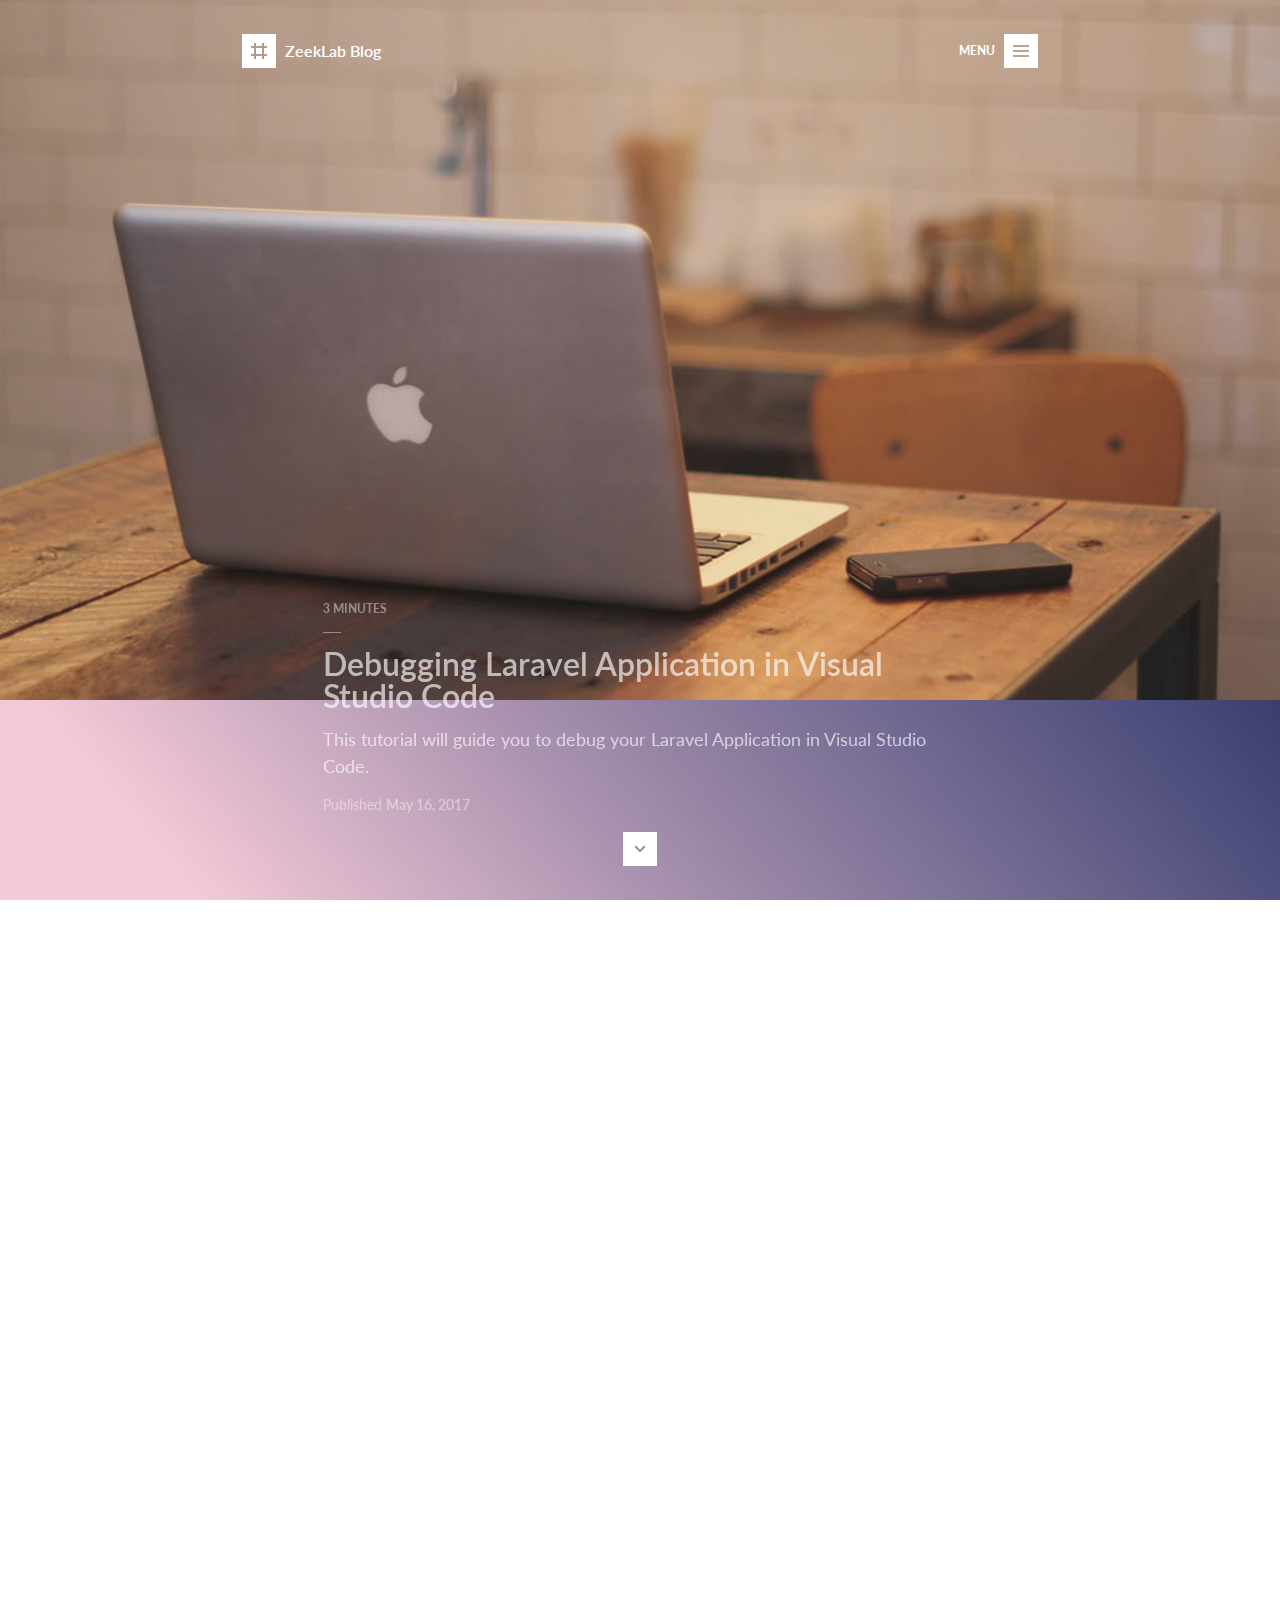
<file: 2017/05/16/debugging-laravel-application-in-visual-studio-code.html>
<!DOCTYPE html> <html> <head> <title>Debugging Laravel Application in Visual Studio Code</title> <meta charset="utf-8" /> <meta http-equiv="X-UA-Compatible" content="IE=edge"> <meta name="viewport" content="width=device-width, initial-scale=1" /> <meta name="description" content="Good source for web development tutorial and technology article." /> <meta property="og:type" content="article" /> <meta property="og:site_name" content="ZeekLab" /> <meta property="og:title" content="Debugging Laravel Application in Visual Studio Code" /> <meta property="og:description" content="Good source for web development tutorial and technology article." /> <meta property="og:url" content="http://localhost:4000/2017/05/16/debugging-laravel-application-in-visual-studio-code.html" /> <meta property="og:image" content="http://localhost:4000/images/header-1.jpg" /> <meta name="twitter:card" content="summary" /> <meta name="twitter:title" content="Debugging Laravel Application in Visual Studio Code" /> <meta name="twitter:description" content="Good source for web development tutorial and technology article." /> <meta name="twitter:url" content="http://localhost:4000/2017/05/16/debugging-laravel-application-in-visual-studio-code.html" /> <meta name="twitter:image" content="http://localhost:4000/images/header-1.jpg" /> <meta name="twitter:site" content="@krisanalfa" /> <link rel="alternate" href="/feed.xml" type="application/rss+xml" title="Debugging Laravel Application in Visual Studio Code" /> <link rel="canonical" href="/2017/05/16/debugging-laravel-application-in-visual-studio-code.html" /> <link type="text/css" rel="stylesheet" href="/assets/styles.css"> <!--[if lt IE 9]> <script src="https://html5shiv.googlecode.com/svn/trunk/html5.js"></script> <![endif]--> <script> (function(i,s,o,g,r,a,m){i['GoogleAnalyticsObject']=r;i[r]=i[r]||function(){ (i[r].q=i[r].q||[]).push(arguments)},i[r].l=1*new Date();a=s.createElement(o), m=s.getElementsByTagName(o)[0];a.async=1;a.src=g;m.parentNode.insertBefore(a,m) })(window,document,'script','//www.google-analytics.com/analytics.js','ga'); ga('create', 'UA-78621838-1', 'auto'); ga('send', 'pageview'); </script> </head> <body> <header class="animated fadeInDownBig"> <a href="/" title="Back to Homepage" class="logo">ZeekLab Blog</a> <button class="toggle">Menu</button> <nav> <ul> <li><a href="/" title="Home">Home</a></li> <li><a href="/2017/01/20/vue-js-compared-to-angular-2.html" title="Vue.js Compared to Angular 2">Vue.js Compared to Angular 2</a></li> <li><a href="/2017/05/16/debugging-laravel-application-in-visual-studio-code.html" title="Debugging Laravel Application in Visual Studio Code">Debugging Laravel Application in Visual Studio Code</a></li> </ul> </nav> </header> <section class="content"> <article> <header class="gradient-1" data-animation="fadeInDownBig"> <div class="overlay" style="background-image: url(/images/header-1.jpg);" data-parallax="9"> </div> <div class="excerpt"> <span class="title">3 minutes</span> <h1><a href="/2017/05/16/debugging-laravel-application-in-visual-studio-code.html" title="Debugging Laravel Application in Visual Studio Code">Debugging Laravel Application in Visual Studio Code</a></h1> <p>This tutorial will guide you to debug your Laravel Application in Visual Studio Code.</p> <span class="meta">Published <b>May 16, 2017</b></span> </div> <a href="#" title="Scroll" class="scroll">Scroll</a> </header> <div class="body" data-animation="fadeInUp"> <div class="media image" data-animation="fadeInUp"> <img src="/images/debugging-laravel-application-in-visual-studio-code/debugging-problem.gif" alt="" /> </div> <p>Ever feel that you suck a lot when debugging a bug? QA knows something wrong but Developer doesn’t know where to fix it, especially if the Developer is using PHP. If you use Laravel, you may use <code class="highlighter-rouge">dd</code> here and there, well that’s not quite good. We know that other language like Java or C# is slightly easier to debug, like (come on) we can set a breakpoint anywhere, inspecting a variable, watching expression, and do a step back or step forward. This is where Visual Studio Code comes in. With an external plugin and little adjustment to your environment, we can debugging our PHP Application (in this case, Laravel Application), say goodbye to <code class="highlighter-rouge">dd</code>!</p> <h2 id="preparation">Preparation</h2> <p>Before you can debug your Laravel Application, you should install <a href="https://xdebug.org/">php-xdebug</a>. I won’t explain this part, you can do Google of course, or <a href="http://bfy.tw/BoU7">here’s</a> good article explaining how to do so. After installing php-xdebug, change your xdebug configuration in your <code class="highlighter-rouge">php.ini</code> file.</p> <div class="language-ini highlighter-rouge"><pre class="highlight"><code><span class="py">zend_extension</span><span class="p">=</span><span class="s">xdebug.so</span>

<span class="nn">[XDebug]</span>
<span class="py">xdebug.remote_enable</span> <span class="p">=</span> <span class="s">1</span>
<span class="py">xdebug.remote_autostart</span> <span class="p">=</span> <span class="s">1</span>
<span class="py">xdebug.remote_connect_back</span> <span class="p">=</span> <span class="s">1</span>
<span class="py">xdebug.remote_port</span> <span class="p">=</span> <span class="s">9000</span>
<span class="py">xdebug.show_local_vars</span> <span class="p">=</span> <span class="s">1</span>
</code></pre></div> <p>You can check your xdebug configuration via <code class="highlighter-rouge">phpinfo()</code> function or simply via command line</p> <div class="highlighter-rouge"><pre class="highlight"><code>$ php -m | grep xdebug
xdebug
$ php -i | grep xdebug
/etc/php/7.1/cli/conf.d/20-xdebug.ini,
xdebug
xdebug support =&gt; enabled
xdebug.auto_trace =&gt; Off =&gt; Off
xdebug.cli_color =&gt; 0 =&gt; 0
[... omitted ...]
</code></pre></div> <p>Next step is configuring your editor. Open Visual Studio Code and install <code class="highlighter-rouge">felixfbecker.php-debug</code> extension.</p> <div class="media image" data-animation="fadeInUp"> <img src="/images/debugging-laravel-application-in-visual-studio-code/php-debug-visual-studio-code.png" alt="" /> </div> <p>After installing the extension, you may reload your editor. After reloading, go to “Debug” tab. And click a “Gear Icon” next to “Configuration Selector”, and choose PHP.</p> <div class="media image" data-animation="fadeInUp"> <img src="/images/debugging-laravel-application-in-visual-studio-code/generate-launch-dot-json.png" alt="" /> </div> <p>Change your launch configuration into something like this:</p> <div class="language-json highlighter-rouge"><pre class="highlight"><code><span class="p">{</span><span class="w">
    </span><span class="nt">"version"</span><span class="p">:</span><span class="w"> </span><span class="s2">"0.2.0"</span><span class="p">,</span><span class="w">
    </span><span class="nt">"configurations"</span><span class="p">:</span><span class="w"> </span><span class="p">[</span><span class="w">
        </span><span class="p">{</span><span class="w">
            </span><span class="nt">"name"</span><span class="p">:</span><span class="w"> </span><span class="s2">"Listen for XDebug"</span><span class="p">,</span><span class="w">
            </span><span class="nt">"type"</span><span class="p">:</span><span class="w"> </span><span class="s2">"php"</span><span class="p">,</span><span class="w">
            </span><span class="nt">"request"</span><span class="p">:</span><span class="w"> </span><span class="s2">"launch"</span><span class="p">,</span><span class="w">
            </span><span class="nt">"port"</span><span class="p">:</span><span class="w"> </span><span class="mi">9000</span><span class="w">
        </span><span class="p">}</span><span class="w">
    </span><span class="p">]</span><span class="w">
</span><span class="p">}</span><span class="w">
</span></code></pre></div> <p>After this step you’re ready to do some debugging.</p> <h2 id="debugging-laravel-application">Debugging Laravel Application</h2> <p>First, you need to run your application via <code class="highlighter-rouge">php artisan serve</code> command.</p> <div class="highlighter-rouge"><pre class="highlight"><code>$ php artisan serve
Laravel development server started: &lt;http://127.0.0.1:8000&gt;

</code></pre></div> <p>Navigate to <a href="http://127.0.0.1:8000">http://127.0.0.1:8000</a> from your browser. From here you may see default Laravel Landing Page. Here’s the magic stuff. Set any breakpoint to your Laravel Application. For me, I set a breakpoint in <code class="highlighter-rouge">bootstrap.php</code> file.</p> <div class="media image" data-animation="fadeInUp"> <img src="/images/debugging-laravel-application-in-visual-studio-code/set-a-breakpoint.png" alt="" /> </div> <p>After you set the breakpoint, go to “Debug” tab, and run “Listen for XDebug” by clicking “Green Triangle Icon”.</p> <div class="media image" data-animation="fadeInUp"> <img src="/images/debugging-laravel-application-in-visual-studio-code/start-debugging.png" alt="" /> </div> <p>When you reload your browser, you may notice that the breakpoint is not hit. Why? It’s because we need to append <code class="highlighter-rouge">XDEBUG_SESSION_START</code> query parameter to our URI. So in your browser, instead of opening <code class="highlighter-rouge">http://127.0.0.1:8000</code> you have to use <code class="highlighter-rouge">http://127.0.0.1:8000?XDEBUG_SESSION_START=1</code>. You may change <code class="highlighter-rouge">1</code> to any integer you like. This time, breakpoint should be hit.</p> <div class="media image" data-animation="fadeInUp"> <img src="/images/debugging-laravel-application-in-visual-studio-code/laravel-debugging-visual-studio-code.gif" alt="" /> </div> <p>If this article helps you in your development or bug fixing, please share this article and let me know your thoughts in comment section below. Happy code!</p> </div> <footer> <div class="meta"> <div class="author" data-animation="fadeInUp"> <span class="title">Written by</span> <h4>Krisan Alfa Timur</h4> <p>I'm an expert Web Developer who joins the Open Source realm.</p> <ul> <li><a href="https://twitter.com/krisanalfa" title="Twitter" class="icon twitter">Twitter</a></li> <li><a href="https://facebook.com/KrisanAlfa.T" title="Facebook" class="icon facebook">Facebook</a></li> <li><a href="https://plus.google.com/+KrisanAlfaTimur" title="Google" class="icon google">Google</a></li> <li><a href="https://www.linkedin.com/in/krisanalfa" title="LinkedIn" class="icon linkedin">LinkedIn</a></li> <li><a href="https://pinterest.com/krisanalfa" title="Pinterest" class="icon pinterest">Pinterest</a></li> <li><a href="https://flickr.com/krisanalfa" title="Flickr" class="icon flickr">Flickr</a></li> </ul> </div> <div class="share" data-animation="fadeInUp"> <span class="title">Share</span> <ul> <li><a href="https://twitter.com/home?status=Good%20source%20for%20web%20development%20tutorial%20and%20technology%20article.%20http://localhost:4000/2017/05/16/debugging-laravel-application-in-visual-studio-code.html" title="Tweet" class="icon twitter">Tweet</a></li> <li><a href="https://www.facebook.com/sharer/sharer.php?u=http://localhost:4000/2017/05/16/debugging-laravel-application-in-visual-studio-code.html" title="Like" class="icon facebook">Like</a></li> <li><a href="https://plus.google.com/share?url=http://localhost:4000/2017/05/16/debugging-laravel-application-in-visual-studio-code.html" title="+1" class="icon google">+1</a></li> </ul> </div> </div> <div class="comments" data-animation="fadeInUp"> <span class="title">Comments</span> <div id="disqus_thread"></div> <script type="text/javascript"> var disqus_shortname = 'krisanalfa'; (function() { var dsq = document.createElement('script'); dsq.type = 'text/javascript'; dsq.async = true; dsq.src = '//' + disqus_shortname + '.disqus.com/embed.js'; (document.getElementsByTagName('head')[0] || document.getElementsByTagName('body')[0]).appendChild(dsq); })(); </script> <noscript> Please enable JavaScript to view the <a href="http://disqus.com/?ref_noscript">comments powered by Disqus.</a> </noscript> </div> <div class="pagination" data-animation="fadeInUp"> <a href="/2017/01/20/vue-js-compared-to-angular-2.html" title="View Older Posts" class="button older">Older</a> </div> </footer> </article> </section> <section class="teaser gradient-1" data-animation="fadeInUp"> <div class="excerpt"> <span class="title">5 minutes</span> <h1><a href="/2017/01/20/vue-js-compared-to-angular-2.html" title="Vue.js Compared to Angular 2">Vue.js Compared to Angular 2</a></h1> <p>You already know that Vue.js is one of the top JavaScript frameworks and it is replacing Angular 2 and React in many cases. This brings in the topic of this blog 'How Vue.js compared to Angular 2?'</p> <span class="meta">Published <b>Jan 20, 2017</b> in <b></b></span> </div> </section> <footer data-animation="fadeInUp"> <div class="copyright"> <b>Copyright 2016 Krisan Alfa Timur.</b> All Rights Reserved. <a href="mailto:krisan47@gmail.com" title="Send E-Mail">Contact</a> <a href="/feed.xml" title="Subscribe to Feed">RSS</a> </div> </footer> <script type="text/javascript" src="/assets/scripts.js"></script> </body> </html>
</file>
